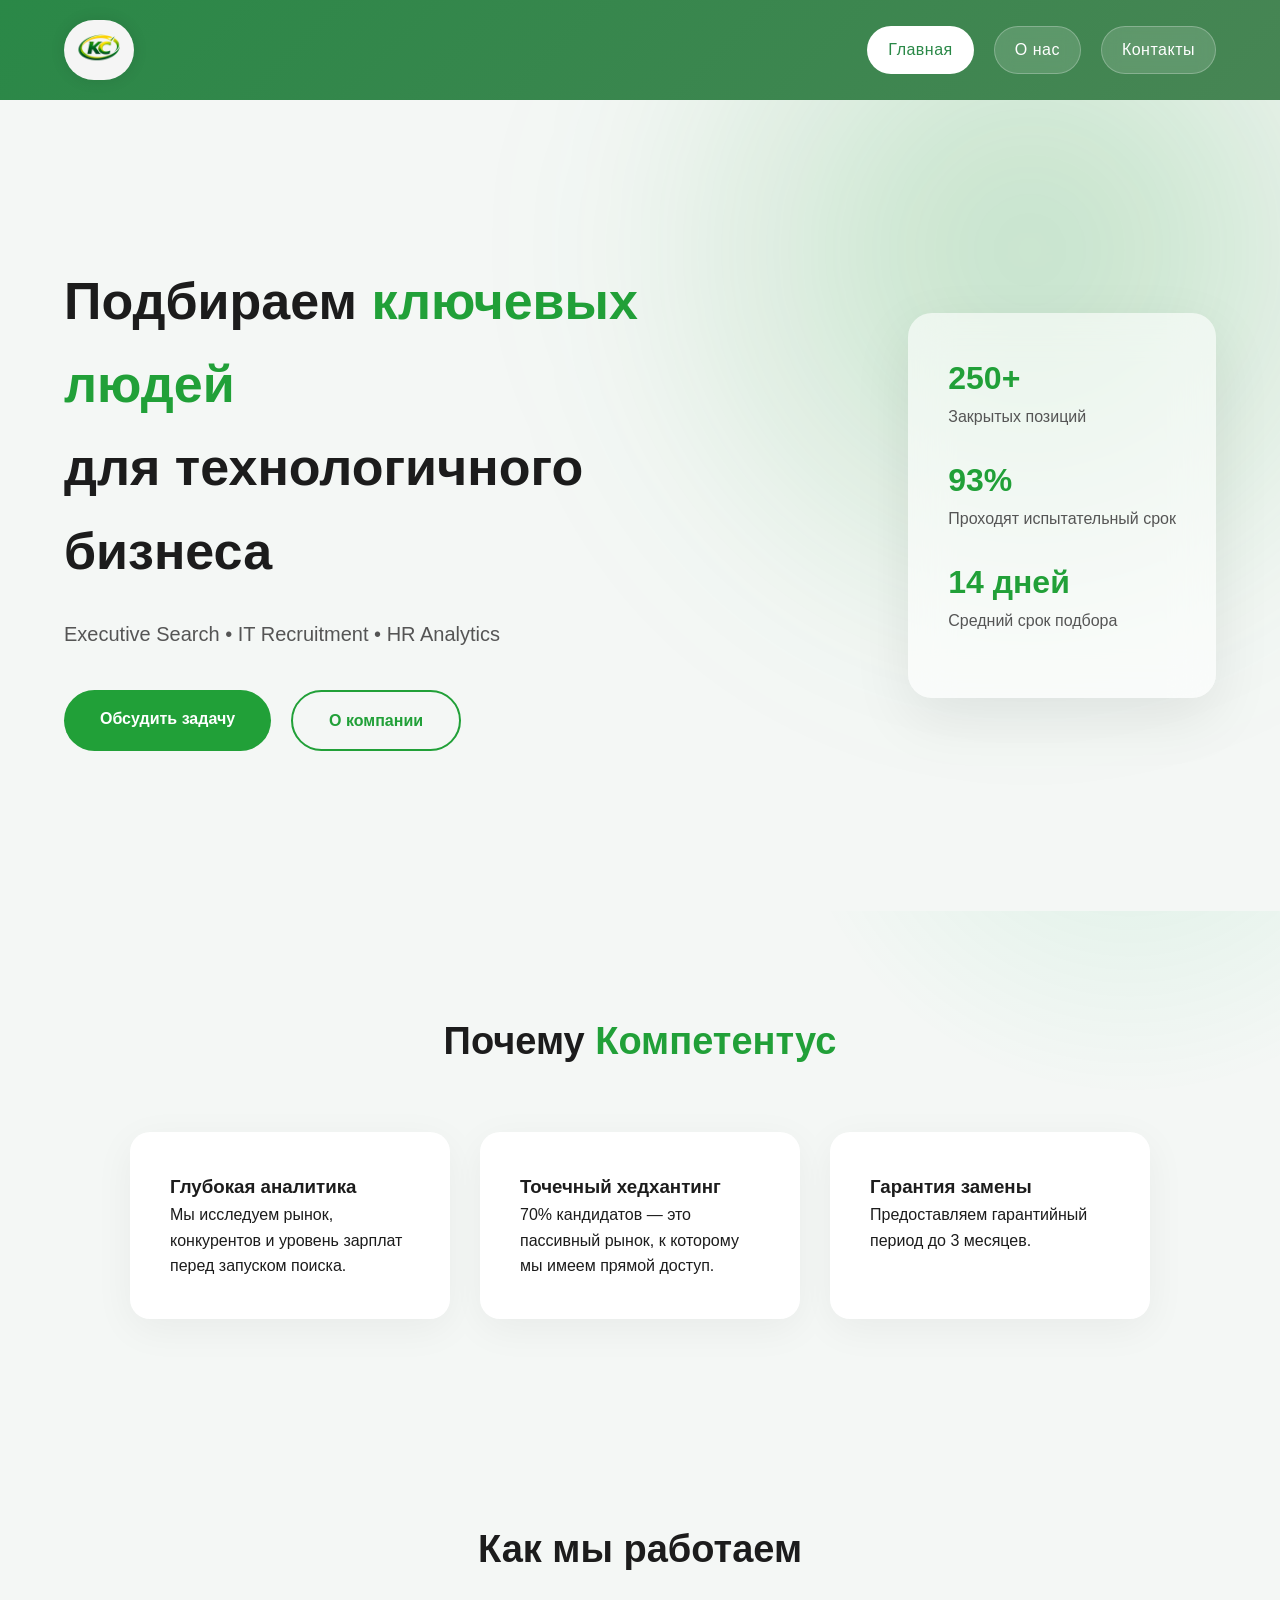
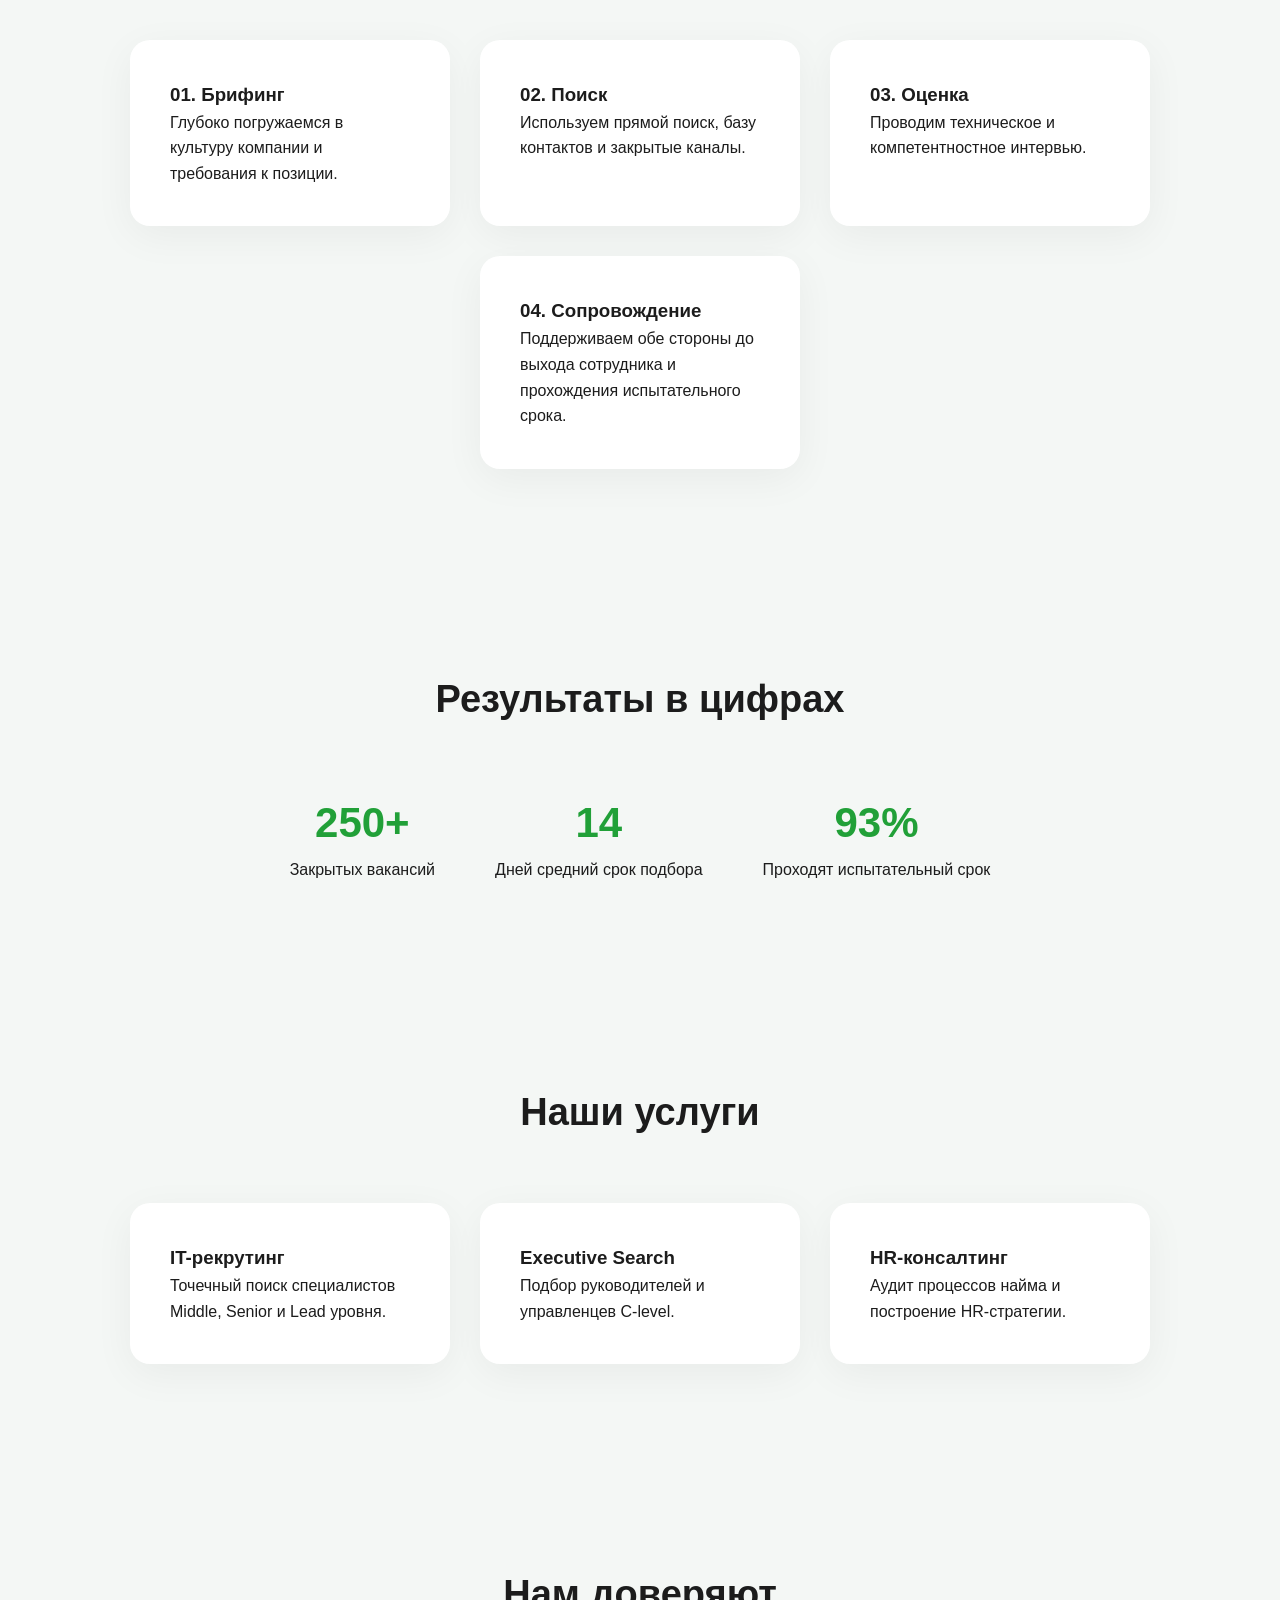
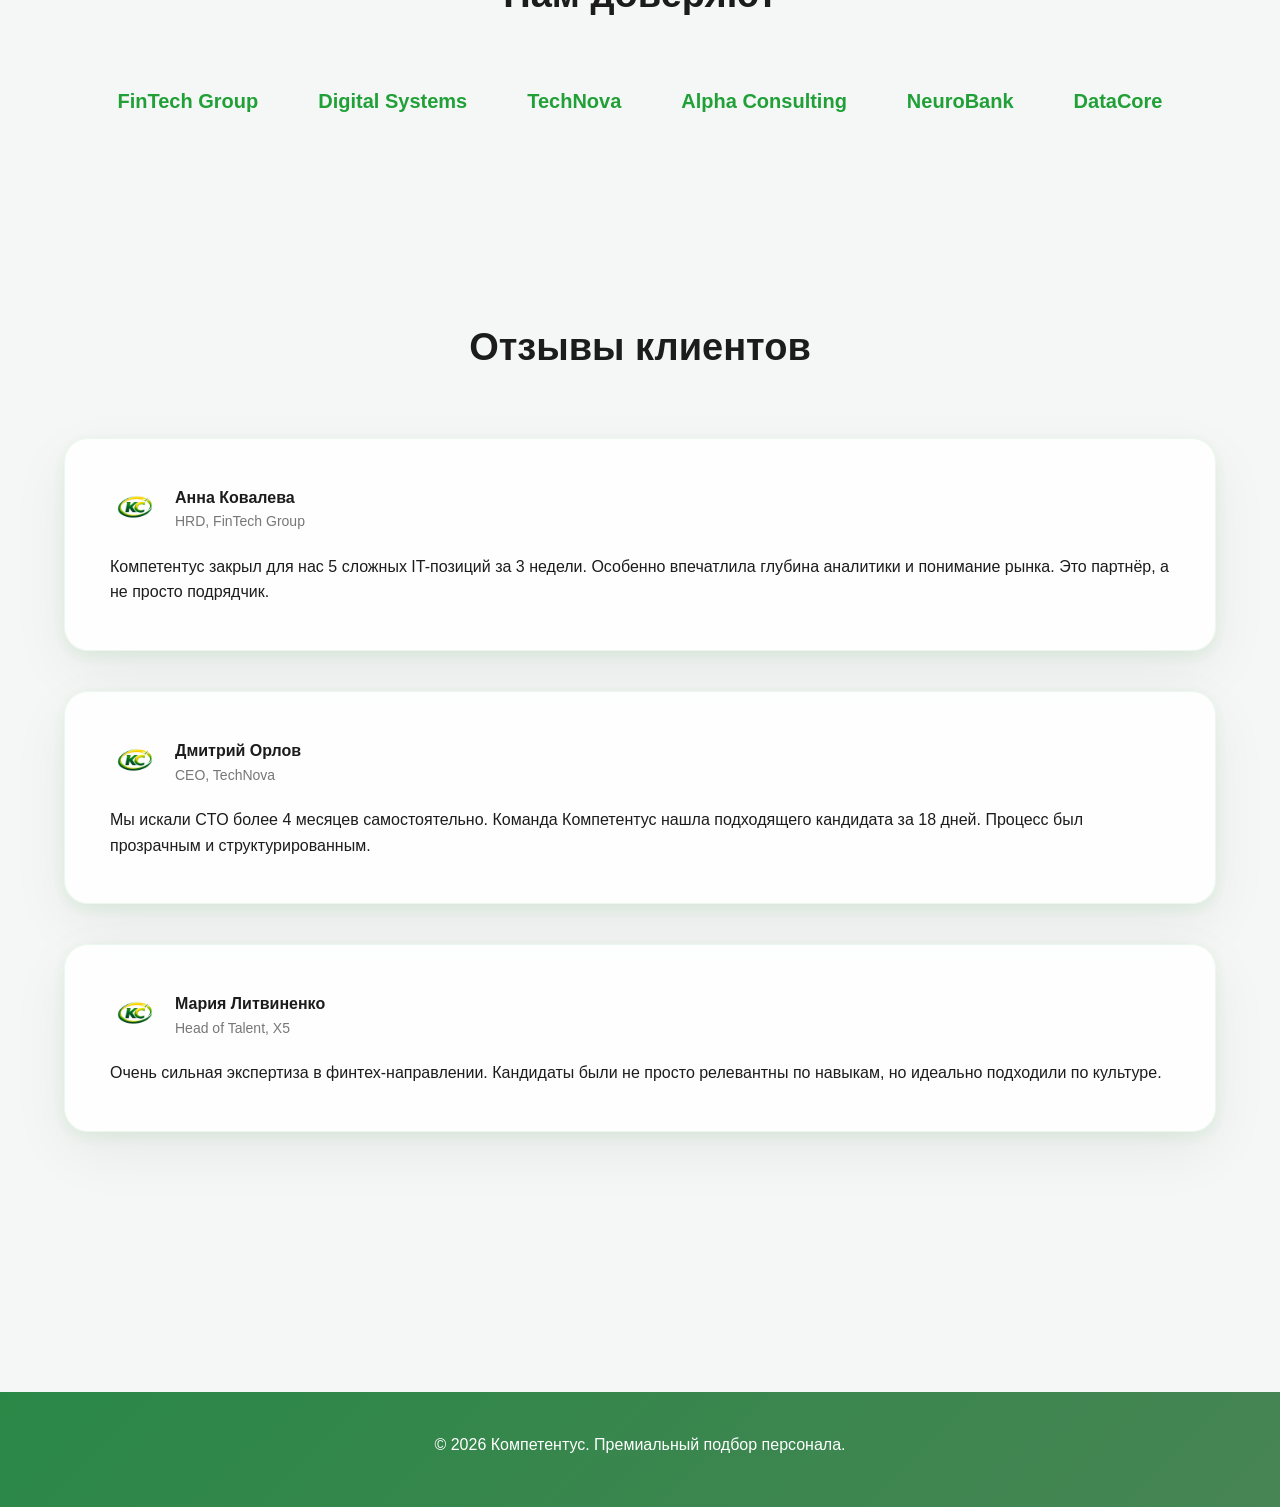
<file: index.html>
<!DOCTYPE html>
<html lang="ru">
<head>
    <meta charset="UTF-8">
    <meta name="viewport" content="width=device-width, initial-scale=1.0">
    <title>Компетентус — Премиальный подбор персонала</title>
    <link rel="stylesheet" href="style.css">
    <link rel="icon" type="image/png" href="assets/logo_2.png">
</head>
<body>

<header>
    <div class="container nav">
        <div class="logo-wrapper">
            <img src="assets/logo.png">
        </div>

        <div class="burger" id="burger">
            ☰
        </div>

        <ul id="nav-menu">
            <li><a href="index.html" class="active">Главная</a></li>
            <li><a href="about.html">О нас</a></li>
            <li><a href="contact.html">Контакты</a></li>
        </ul>
    </div>
</header>


<section class="hero-modern">
    <div class="hero-bg"></div>

    <div class="container hero-content">
        <div class="hero-text">
            <h1>
                Подбираем <span class="highlight">ключевых людей</span><br>
                для технологичного бизнеса
            </h1>
            <p>
                Executive Search • IT Recruitment • HR Analytics
            </p>

            <div class="hero-buttons">
                <a href="contact.html" class="btn-primary">Обсудить задачу</a>
                <a href="about.html" class="btn-outline">О компании</a>
            </div>
        </div>

        <div class="hero-card">
            <div class="metric">
                <span>250+</span>
                Закрытых позиций
            </div>
            <div class="metric">
                <span>93%</span>
                Проходят испытательный срок
            </div>
            <div class="metric">
                <span>14 дней</span>
                Средний срок подбора
            </div>
        </div>
    </div>
</section>

<section>
    <div class="container">
        <h2>Почему <span class="highlight">Компетентус</span></h2>
        <div class="cards">
            <div class="card">
                <h3>Глубокая аналитика</h3>
                <p>Мы исследуем рынок, конкурентов и уровень зарплат перед запуском поиска.</p>
            </div>
            <div class="card">
                <h3>Точечный хедхантинг</h3>
                <p>70% кандидатов — это пассивный рынок, к которому мы имеем прямой доступ.</p>
            </div>
            <div class="card">
                <h3>Гарантия замены</h3>
                <p>Предоставляем гарантийный период до 3 месяцев.</p>
            </div>
        </div>
    </div>
</section>

<section>
    <div class="container">
        <h2>Как мы работаем</h2>
        <div class="cards">
            <div class="card">
                <h3>01. Брифинг</h3>
                <p>Глубоко погружаемся в культуру компании и требования к позиции.</p>
            </div>
            <div class="card">
                <h3>02. Поиск</h3>
                <p>Используем прямой поиск, базу контактов и закрытые каналы.</p>
            </div>
            <div class="card">
                <h3>03. Оценка</h3>
                <p>Проводим техническое и компетентностное интервью.</p>
            </div>
            <div class="card">
                <h3>04. Сопровождение</h3>
                <p>Поддерживаем обе стороны до выхода сотрудника и прохождения испытательного срока.</p>
            </div>
        </div>
    </div>
</section>

<section>
    <div class="container">
        <h2>Результаты в цифрах</h2>
        <div class="stats">
            <div class="stat">
                <h3>250+</h3>
                <p>Закрытых вакансий</p>
            </div>
            <div class="stat">
                <h3>14</h3>
                <p>Дней средний срок подбора</p>
            </div>
            <div class="stat">
                <h3>93%</h3>
                <p>Проходят испытательный срок</p>
            </div>
        </div>
    </div>
</section>

<section>
    <div class="container">
        <h2>Наши услуги</h2>
        <div class="cards">
            <div class="card">
                <h3>IT-рекрутинг</h3>
                <p>Точечный поиск специалистов Middle, Senior и Lead уровня.</p>
            </div>
            <div class="card">
                <h3>Executive Search</h3>
                <p>Подбор руководителей и управленцев C-level.</p>
            </div>
            <div class="card">
                <h3>HR-консалтинг</h3>
                <p>Аудит процессов найма и построение HR-стратегии.</p>
            </div>
        </div>
    </div>
</section>
<section>
    <div class="container">
        <h2>Нам доверяют</h2>
        <div class="partners">
            <div>FinTech Group</div>
            <div>Digital Systems</div>
            <div>TechNova</div>
            <div>Alpha Consulting</div>
            <div>NeuroBank</div>
            <div>DataCore</div>
        </div>
    </div>
</section>


<section>
    <div class="container">
        <h2>Отзывы клиентов</h2>

        <div class="review">
            <div class="review-header">
                <img src="assets/logo.png" height="50">
                <div>
                    <div class="review-name">Анна Ковалева</div>
                    <div class="review-position">HRD, FinTech Group</div>
                </div>
            </div>
            <p>
                Компетентус закрыл для нас 5 сложных IT-позиций за 3 недели.
                Особенно впечатлила глубина аналитики и понимание рынка.
                Это партнёр, а не просто подрядчик.
            </p>
        </div>

        <div class="review">
            <div class="review-header">
                <img src="assets/logo.png" height="50">
                <div>
                    <div class="review-name">Дмитрий Орлов</div>
                    <div class="review-position">CEO, TechNova</div>
                </div>
            </div>
            <p>
                Мы искали CTO более 4 месяцев самостоятельно.
                Команда Компетентус нашла подходящего кандидата за 18 дней.
                Процесс был прозрачным и структурированным.
            </p>
        </div>

        <div class="review">
            <div class="review-header">
                <img src="assets/logo.png" height="50">
                <div>
                    <div class="review-name">Мария Литвиненко</div>
                    <div class="review-position">Head of Talent, X5</div>
                </div>
            </div>
            <p>
                Очень сильная экспертиза в финтех-направлении.
                Кандидаты были не просто релевантны по навыкам,
                но идеально подходили по культуре.
            </p>
        </div>

    </div>
</section>

<footer class="footer-modern">
    © 2026 Компетентус. Премиальный подбор персонала.
</footer>

<script src="script.js"></script>
</body>
</html>
</file>
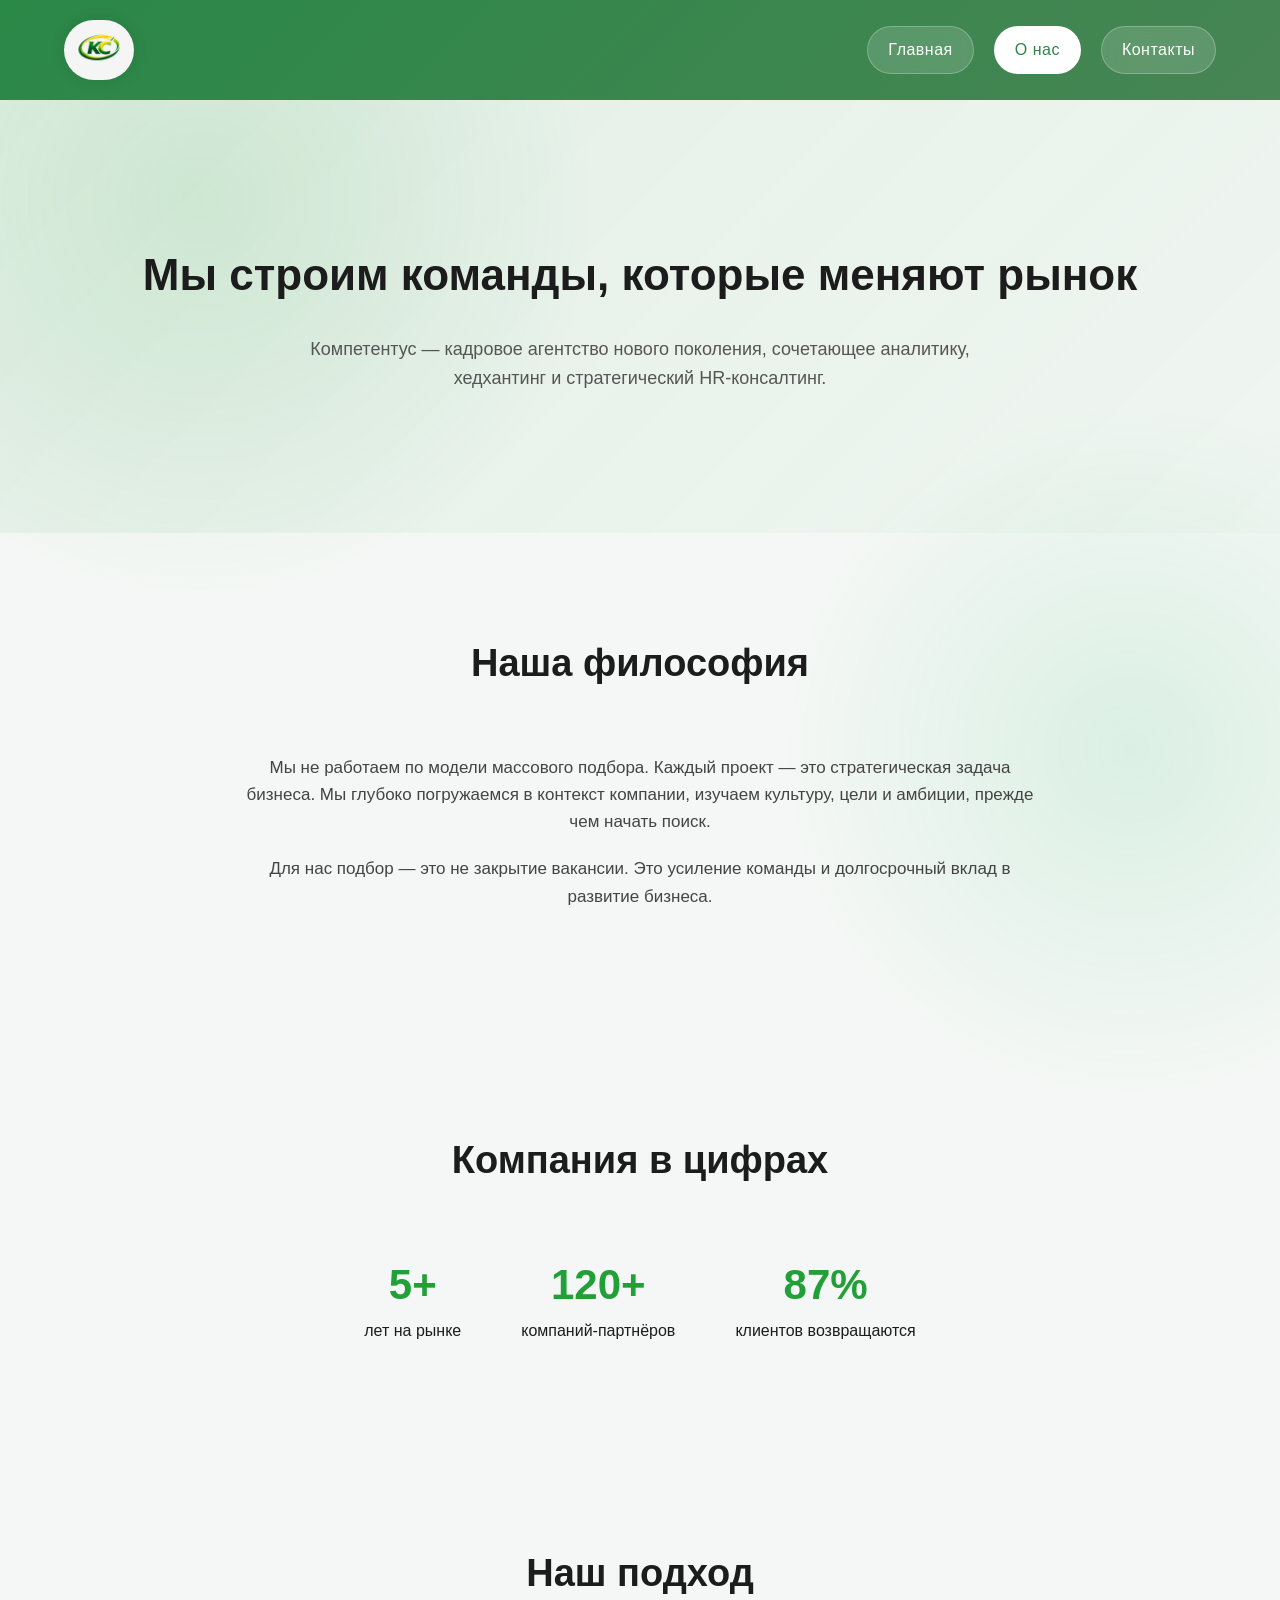
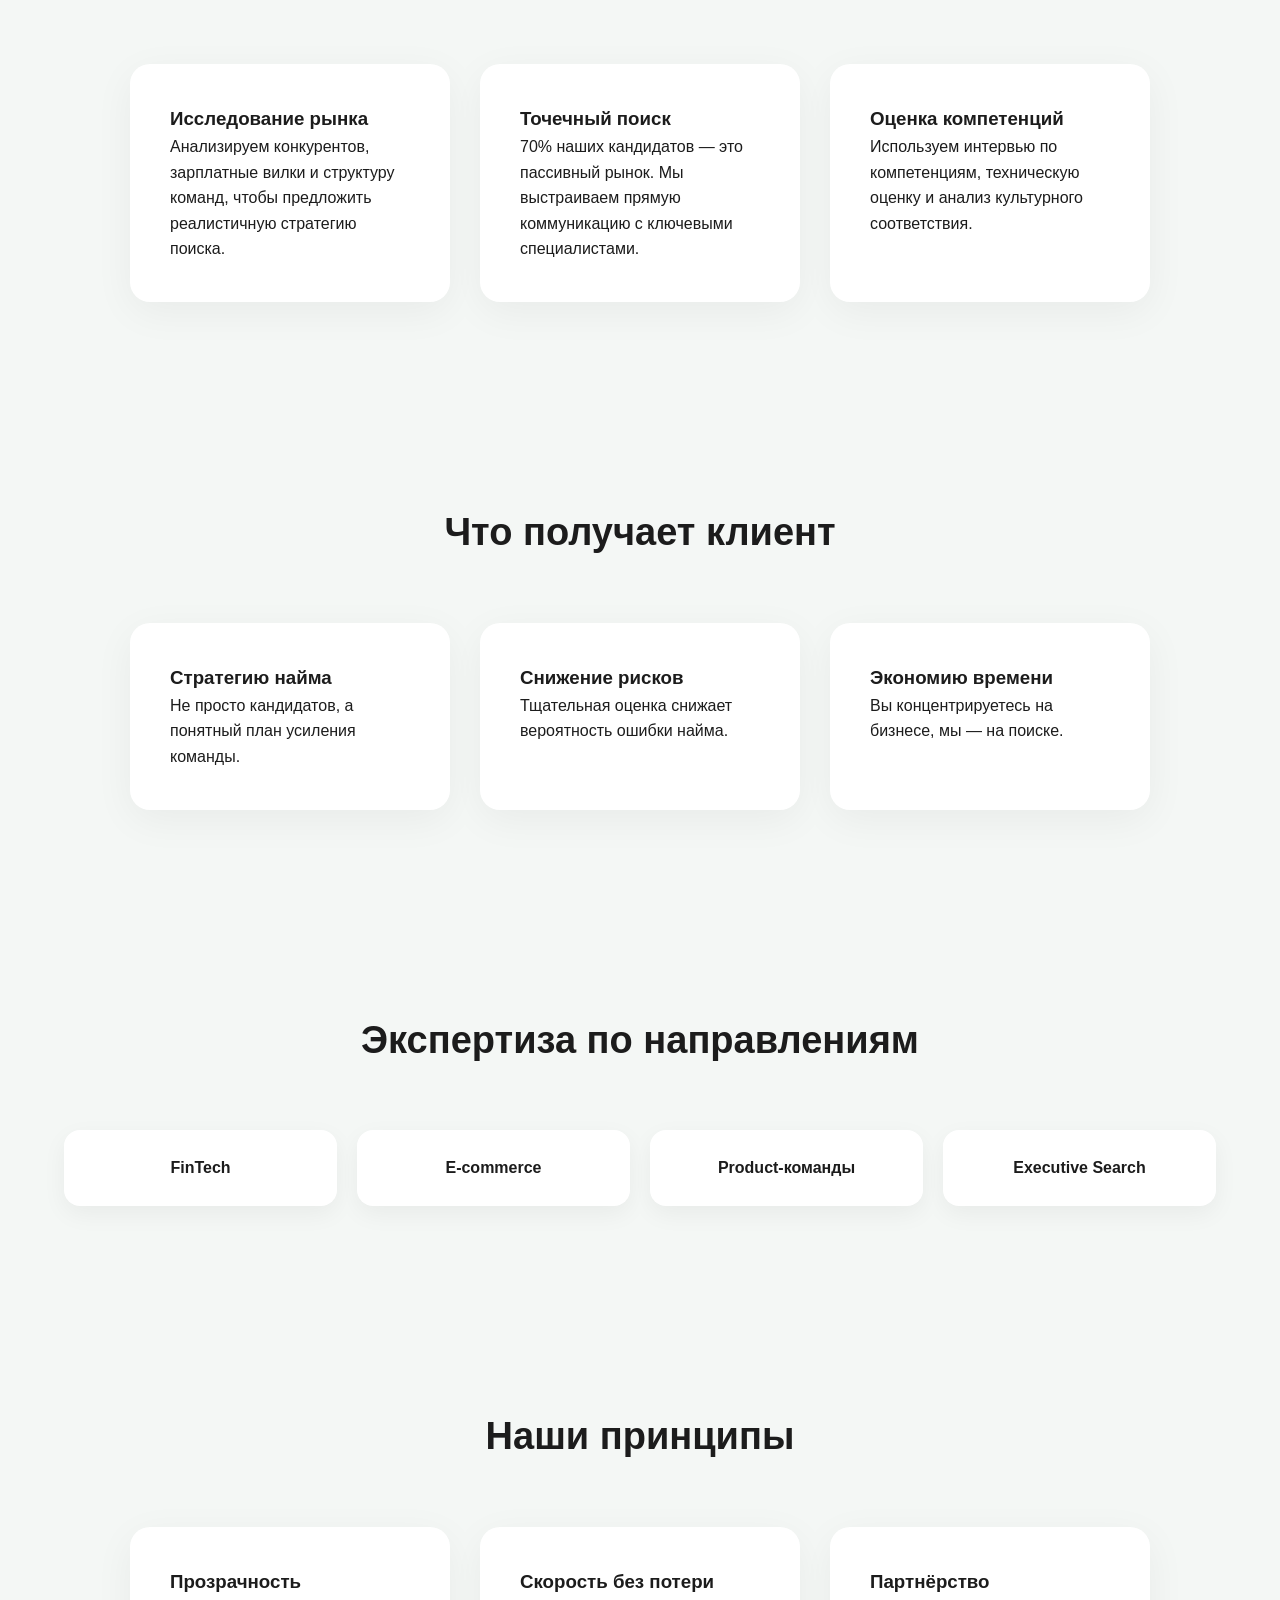
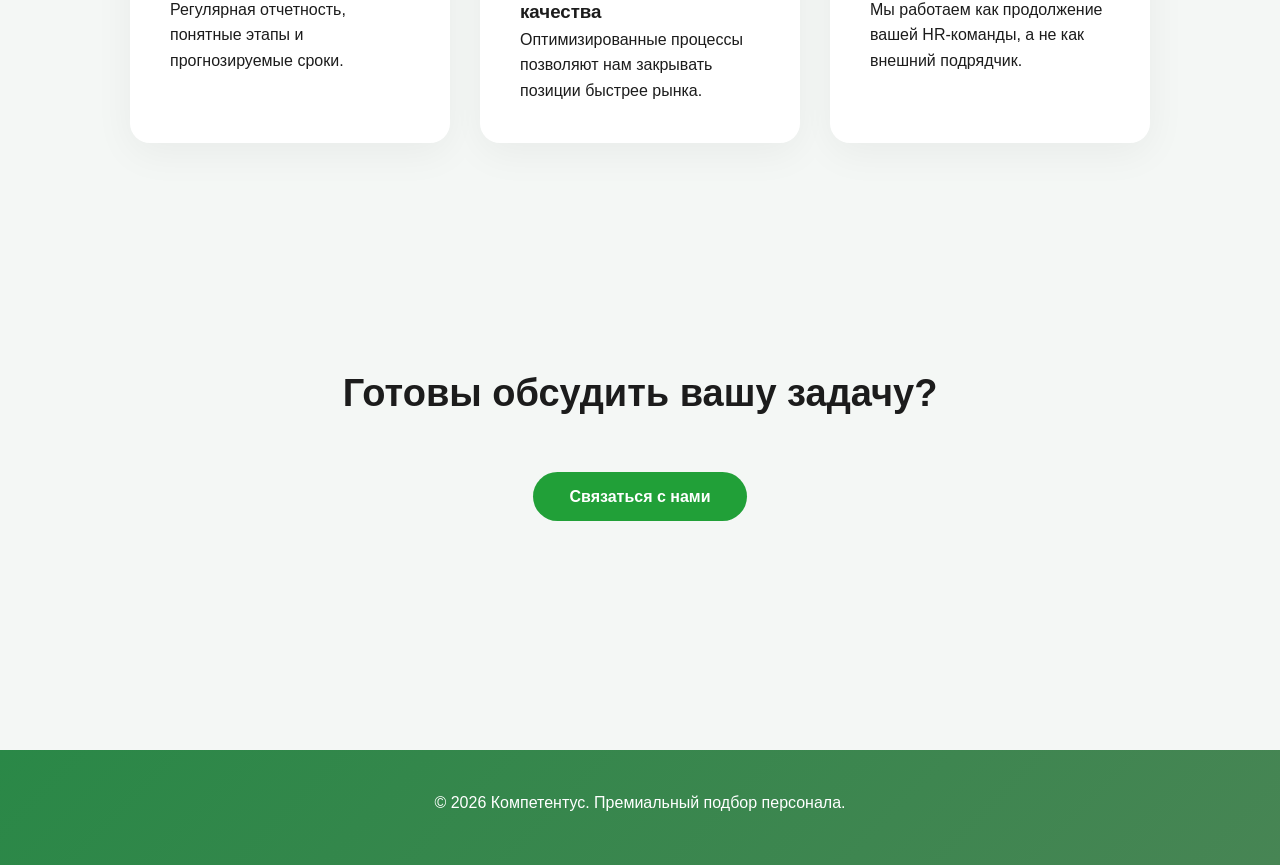
<file: about.html>
<!DOCTYPE html>
<html lang="ru">
<head>
    <meta charset="UTF-8">
    <meta name="viewport" content="width=device-width, initial-scale=1.0">
    <title>О компании — Компетентус</title>
    <link rel="stylesheet" href="style.css">
    <link rel="icon" type="image/png" href="assets/logo_2.png">
</head>
<body>
<header>
    <div class="container nav">
        <div class="logo-wrapper">
            <img src="assets/logo.png">
        </div>

        <div class="burger" id="burger">
            ☰
        </div>

        <ul id="nav-menu">
            <li><a href="index.html">Главная</a></li>
            <li><a href="about.html" class="active">О нас</a></li>
            <li><a href="contact.html">Контакты</a></li>
        </ul>
    </div>
</header>


<section class="about-hero">
    <div class="container">
        <h1>Мы строим команды, которые меняют рынок</h1>
        <p>
            Компетентус — кадровое агентство нового поколения,
            сочетающее аналитику, хедхантинг и стратегический HR-консалтинг.
        </p>
    </div>
</section>

<section>
    <div class="container about-text-block">
        <h2>Наша философия</h2>
        <p>
            Мы не работаем по модели массового подбора.
            Каждый проект — это стратегическая задача бизнеса.
            Мы глубоко погружаемся в контекст компании,
            изучаем культуру, цели и амбиции, прежде чем начать поиск.
        </p>
        <p>
            Для нас подбор — это не закрытие вакансии.
            Это усиление команды и долгосрочный вклад в развитие бизнеса.
        </p>
    </div>
</section>
<section>
    <div class="container">
        <h2>Компания в цифрах</h2>
        <div class="stats">
            <div class="stat">
                <h3>5+</h3>
                <p>лет на рынке</p>
            </div>
            <div class="stat">
                <h3>120+</h3>
                <p>компаний-партнёров</p>
            </div>
            <div class="stat">
                <h3>87%</h3>
                <p>клиентов возвращаются</p>
            </div>
        </div>
    </div>
</section>

<section>
    <div class="container">
        <h2>Наш подход</h2>
        <div class="cards">
            <div class="card">
                <h3>Исследование рынка</h3>
                <p>
                    Анализируем конкурентов, зарплатные вилки и структуру команд,
                    чтобы предложить реалистичную стратегию поиска.
                </p>
            </div>
            <div class="card">
                <h3>Точечный поиск</h3>
                <p>
                    70% наших кандидатов — это пассивный рынок.
                    Мы выстраиваем прямую коммуникацию с ключевыми специалистами.
                </p>
            </div>
            <div class="card">
                <h3>Оценка компетенций</h3>
                <p>
                    Используем интервью по компетенциям,
                    техническую оценку и анализ культурного соответствия.
                </p>
            </div>
        </div>
    </div>
</section>
<section>
    <div class="container">
        <h2>Что получает клиент</h2>
        <div class="cards">
            <div class="card">
                <h3>Стратегию найма</h3>
                <p>Не просто кандидатов, а понятный план усиления команды.</p>
            </div>
            <div class="card">
                <h3>Снижение рисков</h3>
                <p>Тщательная оценка снижает вероятность ошибки найма.</p>
            </div>
            <div class="card">
                <h3>Экономию времени</h3>
                <p>Вы концентрируетесь на бизнесе, мы — на поиске.</p>
            </div>
        </div>
    </div>
</section>

<section>
    <div class="container about-expertise">
        <h2>Экспертиза по направлениям</h2>
        <div class="expertise-grid">
            <div>FinTech</div>
            <div>E-commerce</div>
            <div>Product-команды</div>
            <div>Executive Search</div>
        </div>
    </div>
</section>

<section>
    <div class="container about-values">
        <h2>Наши принципы</h2>
        <div class="cards">
            <div class="card">
                <h3>Прозрачность</h3>
                <p>
                    Регулярная отчетность, понятные этапы и прогнозируемые сроки.
                </p>
            </div>
            <div class="card">
                <h3>Скорость без потери качества</h3>
                <p>
                    Оптимизированные процессы позволяют нам закрывать позиции
                    быстрее рынка.
                </p>
            </div>
            <div class="card">
                <h3>Партнёрство</h3>
                <p>
                    Мы работаем как продолжение вашей HR-команды,
                    а не как внешний подрядчик.
                </p>
            </div>
        </div>
    </div>
</section>

<section class="about-cta">
    <div class="container">
        <h2>Готовы обсудить вашу задачу?</h2>
        <a href="contact.html" class="btn-primary">Связаться с нами</a>
    </div>
</section>

<footer class="footer-modern">
    © 2026 Компетентус. Премиальный подбор персонала.
</footer>
<script src="script.js"></script>
</body>
</html>
</file>
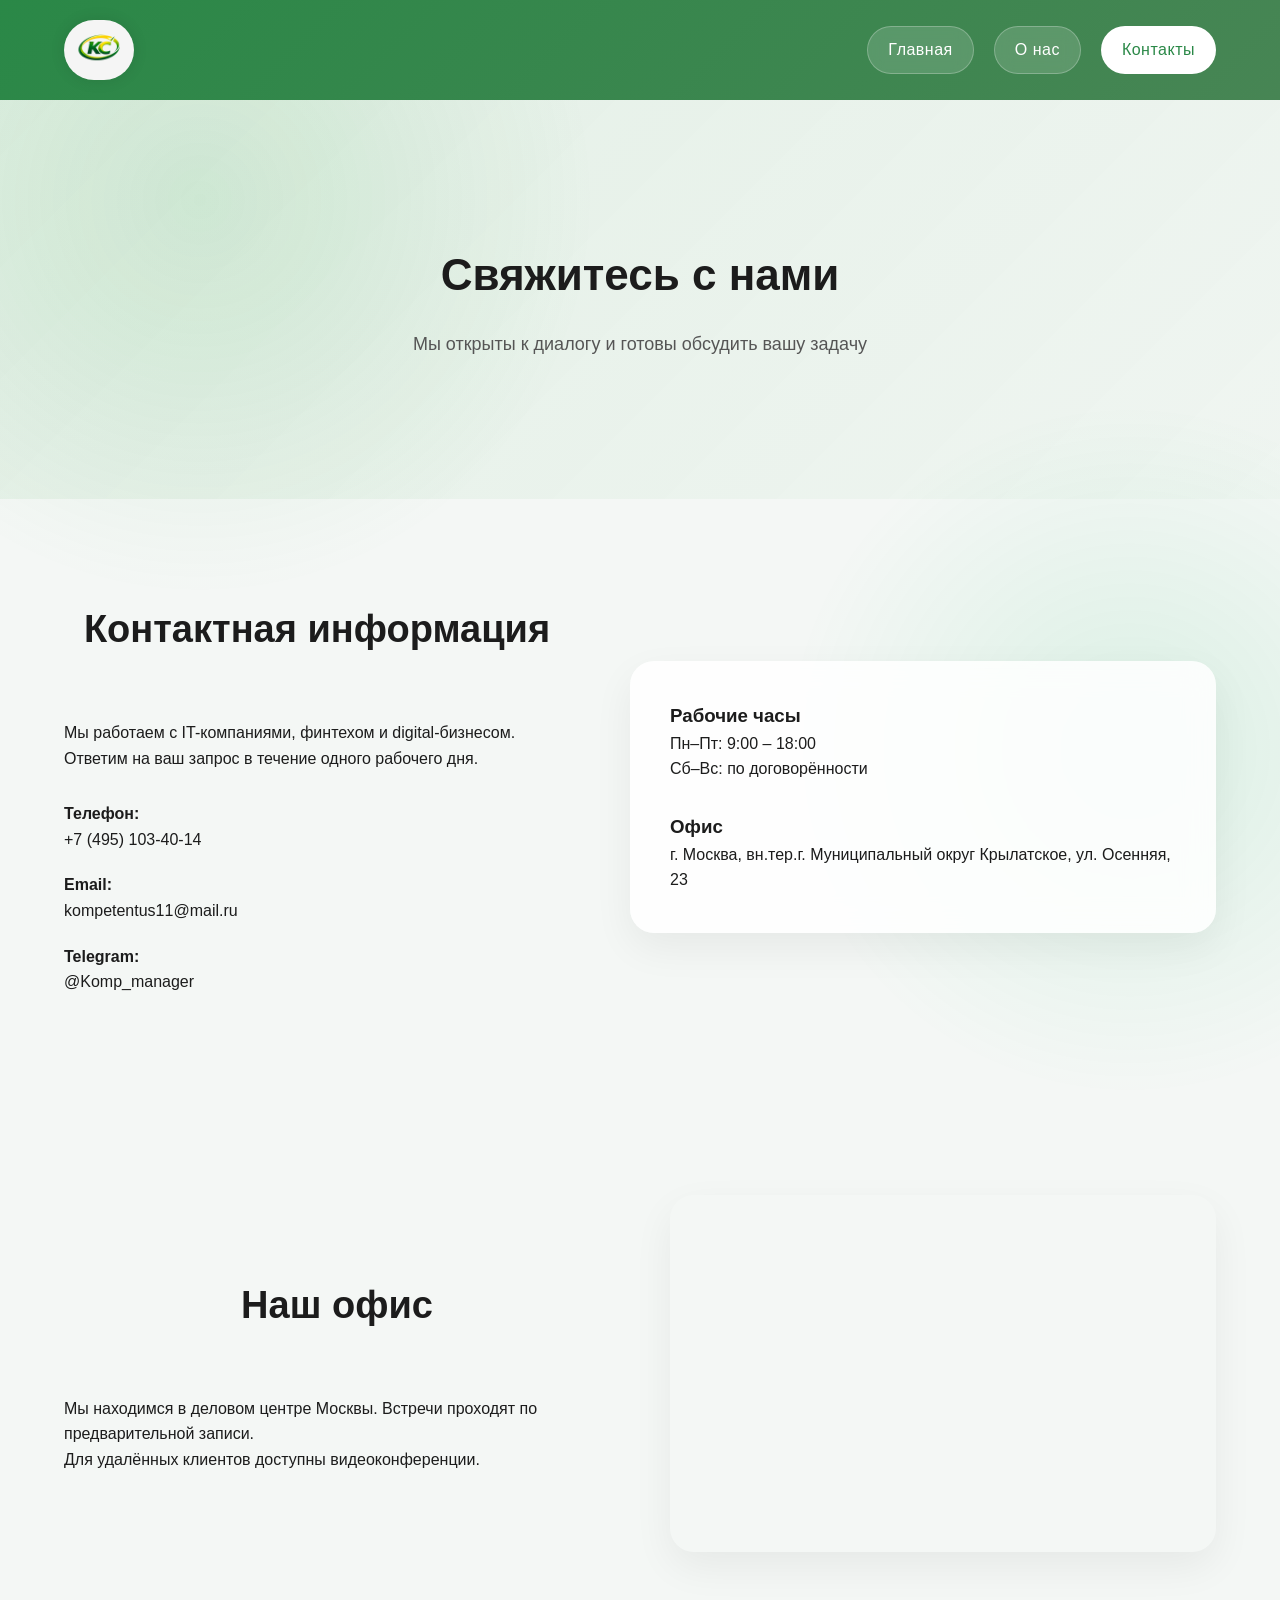
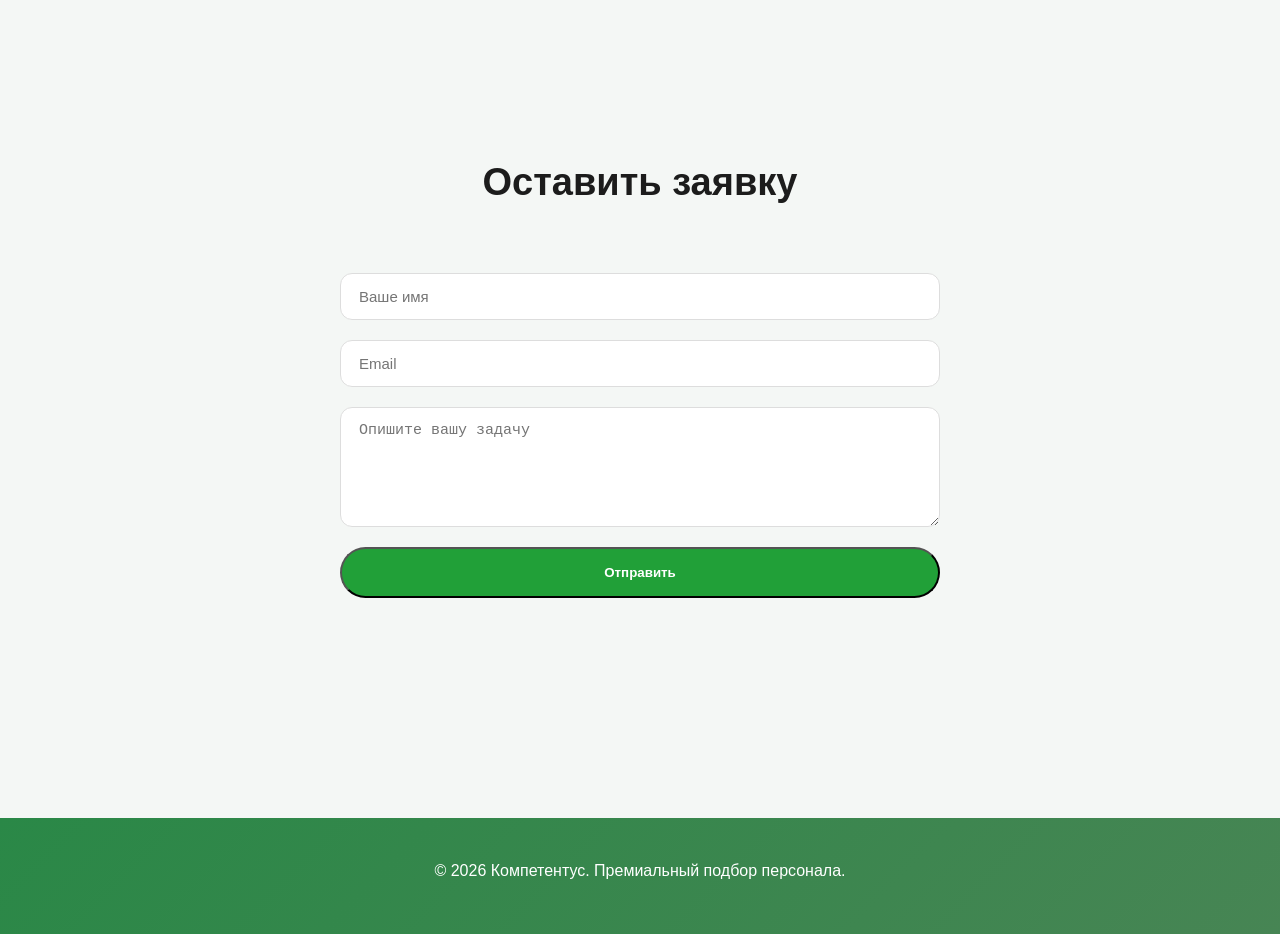
<file: contact.html>
<!DOCTYPE html>
<html lang="ru">
<head>
    <meta charset="UTF-8">
    <meta name="viewport" content="width=device-width, initial-scale=1.0">
    <title>Контакты — Компетентус</title>
    <link rel="stylesheet" href="style.css">
    <link rel="icon" type="image/png" href="assets/logo_2.png">
</head>
<body>

<header>
    <div class="container nav">
        <div class="logo-wrapper">
            <img src="assets/logo.png">
        </div>

        <div class="burger" id="burger">
            ☰
        </div>

        <ul id="nav-menu">
            <li><a href="index.html">Главная</a></li>
            <li><a href="about.html">О нас</a></li>
            <li><a href="contact.html" class="active">Контакты</a></li>
        </ul>
    </div>
</header>

<!-- HERO -->
<section class="contact-hero">
    <div class="container">
        <h1>Свяжитесь с нами</h1>
        <p>Мы открыты к диалогу и готовы обсудить вашу задачу</p>
    </div>
</section>

<!-- БЛОК 1 -->
<section>
    <div class="container contact-row">
        <div class="contact-text">
            <h2>Контактная информация</h2>
            <p>
                Мы работаем с IT-компаниями, финтехом и digital-бизнесом.
                Ответим на ваш запрос в течение одного рабочего дня.
            </p>

            <div class="contact-info">
                <div>
                    <strong>Телефон:</strong><br>
                    +7 (495) 103-40-14
                </div>
                <div>
                    <strong>Email:</strong><br>
                    kompetentus11@mail.ru
                </div>
                <div>
                    <strong>Telegram:</strong><br>
                    @Komp_manager
                </div>
            </div>
        </div>

        <div class="contact-card">
            <h3>Рабочие часы</h3>
            <p>Пн–Пт: 9:00 – 18:00</p>
            <p>Сб–Вс: по договорённости</p>

            <h3 style="margin-top:30px;">Офис</h3>
            <p>г. Москва, вн.тер.г. Муниципальный округ Крылатское, ул. Осенняя, 23</p>
        </div>
    </div>
</section>

<!-- БЛОК 2 (КАРТА) -->
<section>
    <div class="container contact-row reverse">
        <div class="contact-map">
            <iframe
                    src="https://yandex.ru/map-widget/v1/?ll=37.405463%2C55.756586&z=17&pt=37.405463%2C55.756586%2Cpm2rdl&text=%D0%9C%D0%BE%D1%81%D0%BA%D0%B2%D0%B0%2C%20%D1%83%D0%BB%D0%B8%D1%86%D0%B0%20%D0%9E%D1%81%D0%B5%D0%BD%D0%BD%D1%8F%D1%8F%2C%2023"
                    width="100%"
                    height="350"
                    frameborder="0"
                    allowfullscreen="true">
            </iframe>
        </div>

        <div class="contact-text">
            <h2>Наш офис</h2>
            <p>
                Мы находимся в деловом центре Москвы.
                Встречи проходят по предварительной записи.
            </p>
            <p>
                Для удалённых клиентов доступны видеоконференции.
            </p>
        </div>
    </div>
</section>

<!-- ФОРМА -->
<section>
    <div class="container">
        <h2 style="text-align:center;">Оставить заявку</h2>

        <div class="contact-form">
            <input type="text" placeholder="Ваше имя">
            <input type="email" placeholder="Email">
            <textarea placeholder="Опишите вашу задачу"></textarea>
            <button class="btn-primary">Отправить</button>
        </div>
    </div>
</section>

<footer class="footer-modern">
    © 2026 Компетентус. Премиальный подбор персонала.
</footer>
<script src="script.js"></script>
</body>
</html>
</file>
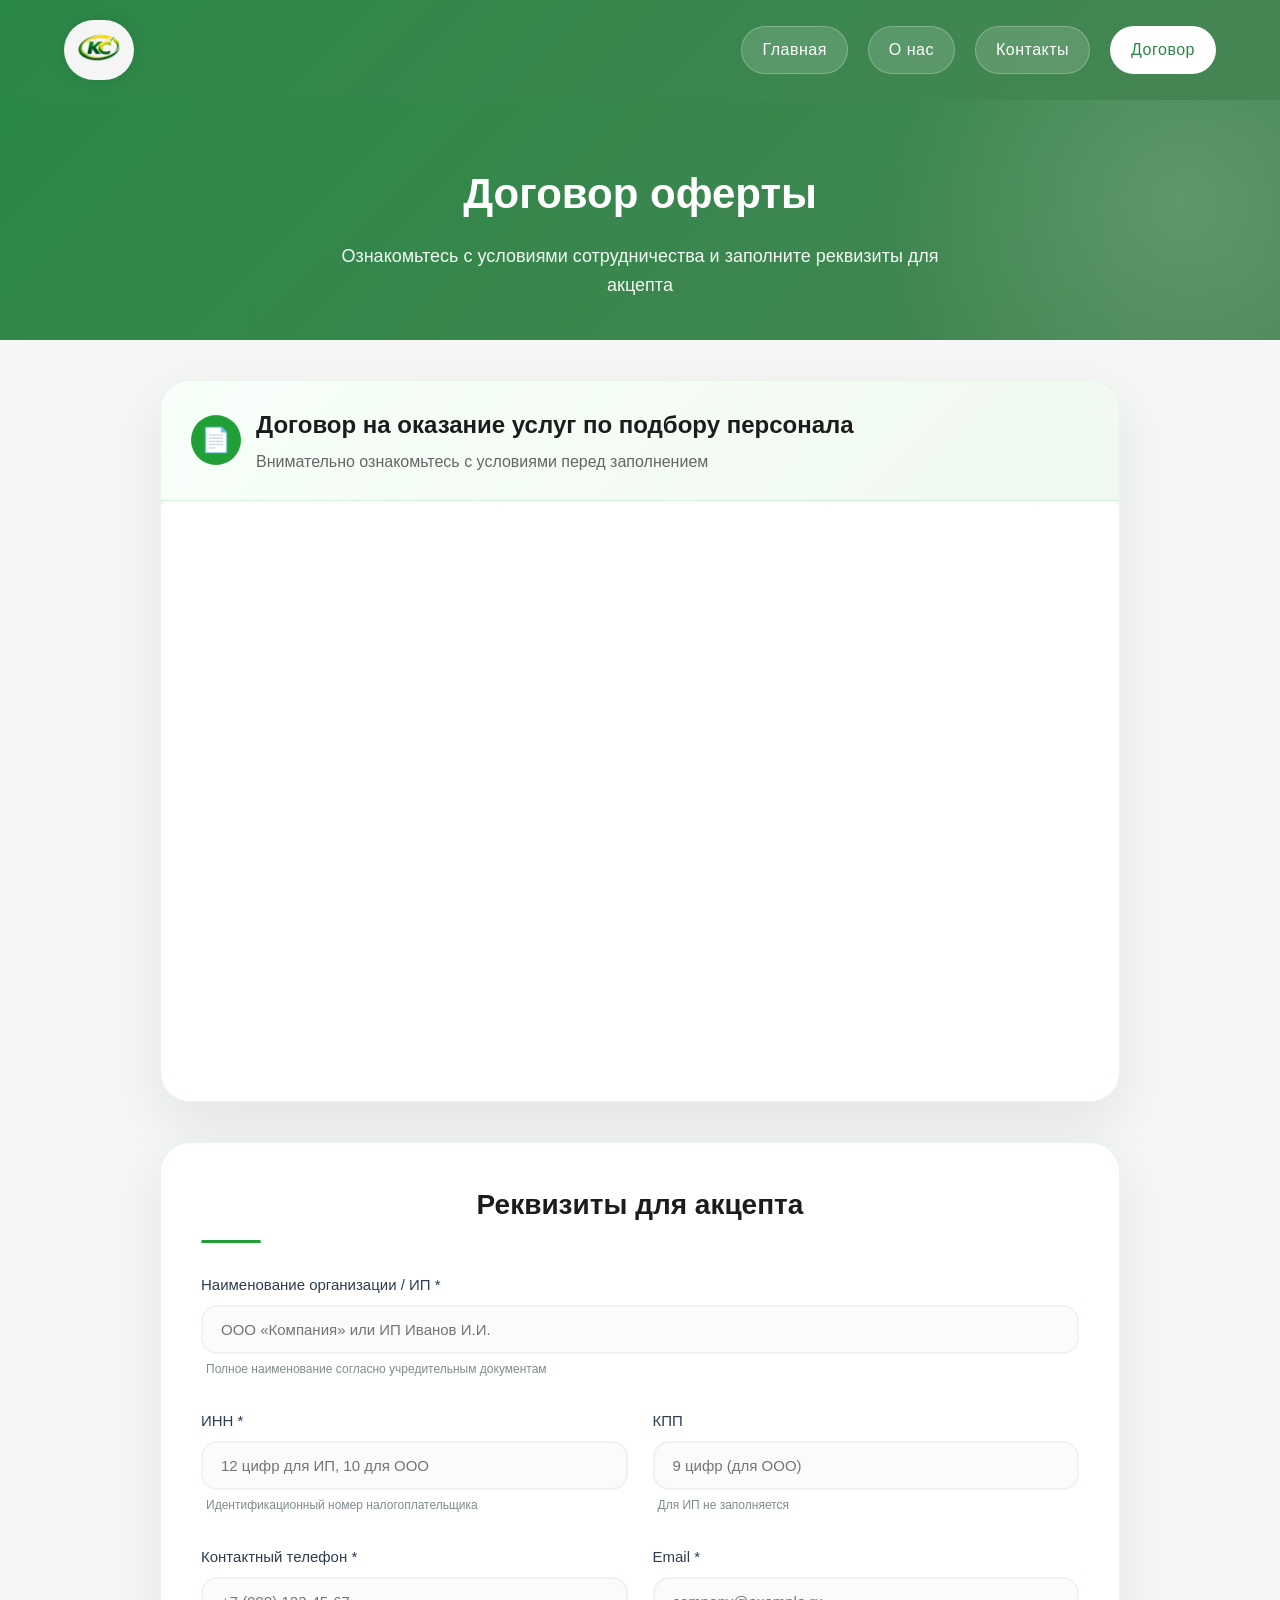
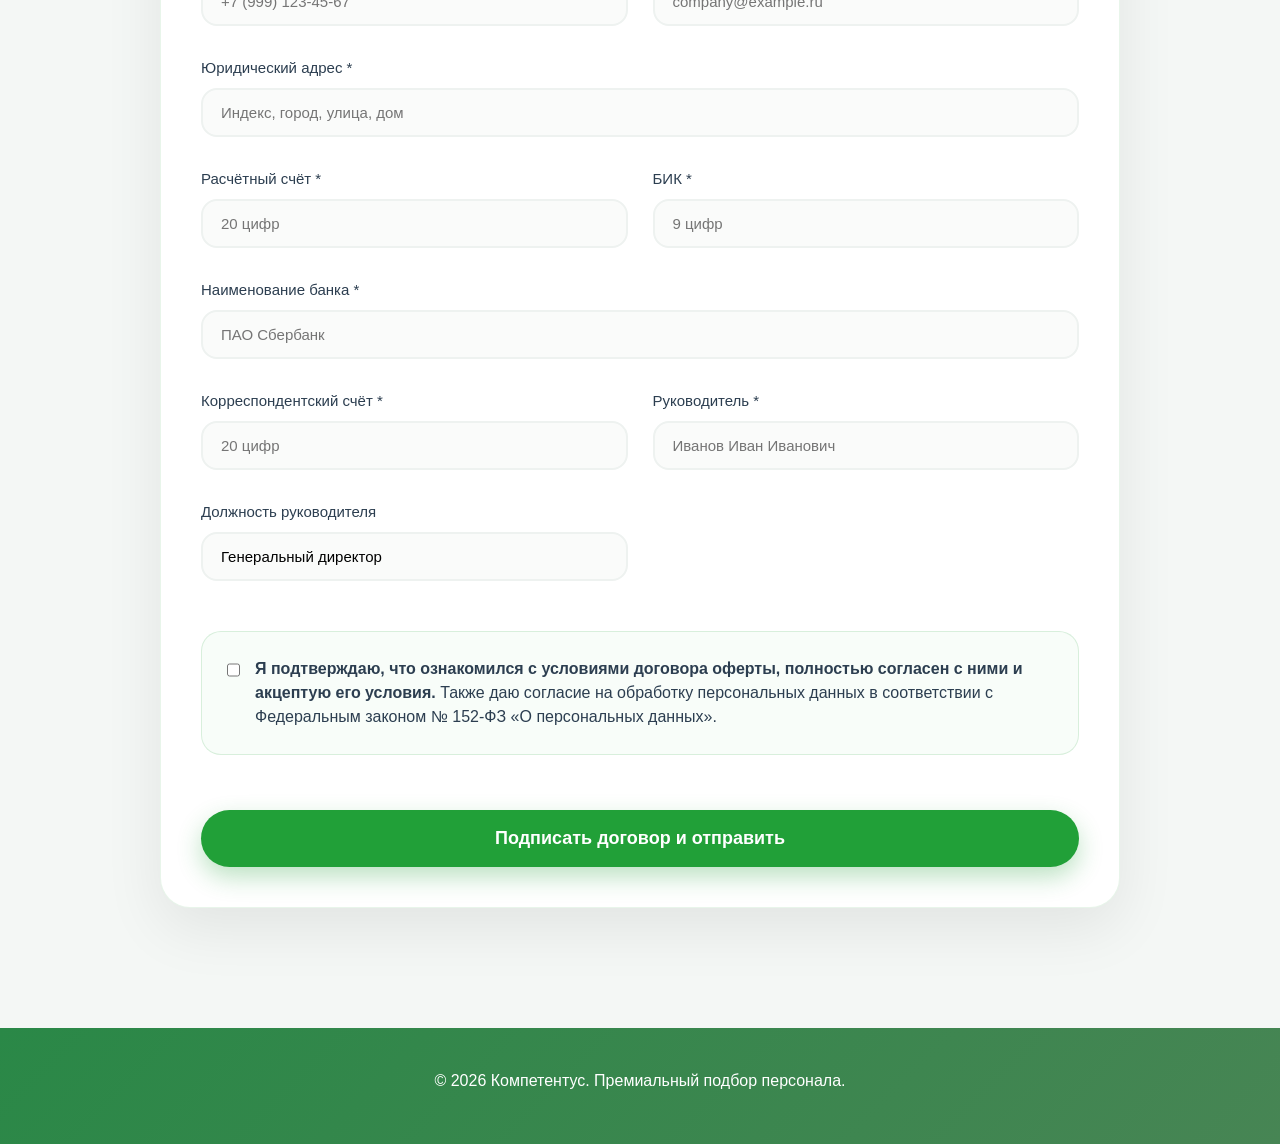
<file: dogovor.html>
<!DOCTYPE html>
<html lang="ru">
<head>
    <meta charset="UTF-8">
    <meta name="viewport" content="width=device-width, initial-scale=1.0">
    <title>Компетентус — Договор оферты</title>
    <link rel="stylesheet" href="style.css">
    <link rel="icon" type="image/png" href="assets/logo_2.png">
    <style>
        /* Специфичные стили только для страницы договора */
        .contract-page {
            background: #F4F7F5;
            min-height: 100vh;
        }

        .contract-hero {
            background: linear-gradient(135deg, #2a8847, #478554);
            padding: 60px 0 40px;
            color: white;
            text-align: center;
            position: relative;
            overflow: hidden;
        }

        .contract-hero::before {
            content: "";
            position: absolute;
            width: 600px;
            height: 600px;
            background: radial-gradient(circle, rgba(255,255,255,0.15) 0%, rgba(255,255,255,0) 70%);
            top: -200px;
            right: -200px;
            border-radius: 50%;
        }

        .contract-hero h1 {
            font-size: 42px;
            margin-bottom: 15px;
            position: relative;
            z-index: 2;
        }

        .contract-hero p {
            font-size: 18px;
            opacity: 0.95;
            max-width: 600px;
            margin: 0 auto;
            position: relative;
            z-index: 2;
        }

        .contract-container {
            max-width: 1000px;
            margin: 40px auto 80px;
            padding: 0 20px;
        }

        /* Карточка с PDF */
        .contract-card {
            background: white;
            border-radius: 30px;
            box-shadow: 0 20px 60px rgba(0,0,0,0.08);
            overflow: hidden;
            margin-bottom: 40px;
            border: 1px solid rgba(33,160,56,0.1);
        }

        .contract-card-header {
            padding: 25px 30px;
            background: linear-gradient(135deg, #f8fffa, #f0f9f0);
            border-bottom: 1px solid rgba(33,160,56,0.15);
            display: flex;
            align-items: center;
            gap: 15px;
        }

        .contract-card-header .icon {
            width: 50px;
            height: 50px;
            background: #21A038;
            border-radius: 50%;
            display: flex;
            align-items: center;
            justify-content: center;
            color: white;
            font-size: 24px;
        }

        .contract-card-header h2 {
            margin: 0;
            text-align: left;
            font-size: 24px;
            color: #1C1C1C;
        }

        .contract-card-header p {
            color: #666;
            margin-top: 5px;
        }

        .pdf-container {
            position: relative;
            width: 100%;
            height: 600px;
            background: #f5f5f5;
        }

        #pdfLoader {
            position: absolute;
            top: 0;
            left: 0;
            width: 100%;
            height: 100%;
            background: #f8f9fa;
            display: flex;
            flex-direction: column;
            justify-content: center;
            align-items: center;
            z-index: 10;
        }

        .loader {
            width: 50px;
            height: 50px;
            border: 4px solid rgba(33,160,56,0.2);
            border-top-color: #21A038;
            border-radius: 50%;
            animation: spin 1s linear infinite;
            margin-bottom: 20px;
        }

        @keyframes spin {
            to { transform: rotate(360deg); }
        }

        #pdfFrame {
            width: 100%;
            height: 100%;
            border: none;
            opacity: 0;
            transition: opacity 0.3s;
        }

        /* Форма для реквизитов */
        .form-card {
            background: white;
            border-radius: 30px;
            box-shadow: 0 20px 60px rgba(0,0,0,0.08);
            padding: 40px;
            border: 1px solid rgba(33,160,56,0.1);
        }

        .form-title {
            font-size: 28px;
            margin-bottom: 30px;
            color: #1C1C1C;
            position: relative;
            padding-bottom: 15px;
        }

        .form-title::after {
            content: "";
            position: absolute;
            bottom: 0;
            left: 0;
            width: 60px;
            height: 3px;
            background: #21A038;
            border-radius: 2px;
        }

        .form-grid {
            display: grid;
            grid-template-columns: repeat(2, 1fr);
            gap: 25px;
        }

        .form-group {
            margin-bottom: 5px;
        }

        .form-group.full-width {
            grid-column: span 2;
        }

        .form-group label {
            display: block;
            margin-bottom: 8px;
            font-weight: 500;
            color: #2c3e50;
            font-size: 15px;
        }

        .form-group input {
            width: 100%;
            padding: 14px 18px;
            border: 2px solid #eef2f0;
            border-radius: 16px;
            font-size: 15px;
            transition: all 0.3s;
            background: #fafbfa;
        }

        .form-group input:focus {
            border-color: #21A038;
            background: white;
            box-shadow: 0 0 0 4px rgba(33,160,56,0.1);
            outline: none;
        }

        .field-hint {
            font-size: 12px;
            color: #7f8c8d;
            margin-top: 6px;
            padding-left: 5px;
        }

        .checkbox-group {
            grid-column: span 2;
            background: #f8fdf9;
            padding: 25px;
            border-radius: 20px;
            margin: 20px 0 10px;
            display: flex;
            align-items: flex-start;
            gap: 15px;
            border: 1px solid rgba(33,160,56,0.15);
        }

        .checkbox-group input {
            width: 22px;
            height: 22px;
            margin-top: 2px;
            accent-color: #21A038;
        }

        .checkbox-group label {
            font-weight: 400;
            color: #2c3e50;
            line-height: 1.5;
            margin: 0;
        }

        .btn-contract {
            grid-column: span 2;
            background: #21A038;
            color: white;
            border: none;
            padding: 18px 30px;
            border-radius: 50px;
            font-size: 18px;
            font-weight: 600;
            cursor: pointer;
            transition: 0.3s;
            margin-top: 20px;
            box-shadow: 0 10px 25px rgba(33,160,56,0.3);
        }

        .btn-contract:hover {
            background: #0D7A2F;
            transform: translateY(-3px);
            box-shadow: 0 15px 30px rgba(33,160,56,0.4);
        }

        /* Уведомление об успехе */
        .success-message {
            position: fixed;
            top: 50%;
            left: 50%;
            transform: translate(-50%, -50%);
            background: white;
            padding: 40px;
            border-radius: 30px;
            box-shadow: 0 30px 60px rgba(0,0,0,0.2);
            z-index: 10000;
            text-align: center;
            max-width: 450px;
            animation: slideUp 0.4s ease;
            border: 1px solid rgba(33,160,56,0.2);
        }

        .success-icon {
            width: 70px;
            height: 70px;
            background: #21A038;
            border-radius: 50%;
            display: flex;
            align-items: center;
            justify-content: center;
            margin: 0 auto 25px;
            font-size: 35px;
            color: white;
        }

        .success-message h3 {
            font-size: 24px;
            margin-bottom: 15px;
            color: #1C1C1C;
        }

        .success-message p {
            color: #666;
            line-height: 1.6;
            margin-bottom: 25px;
        }

        .btn-close {
            background: #f0f0f0;
            border: none;
            padding: 12px 30px;
            border-radius: 50px;
            font-weight: 600;
            cursor: pointer;
            transition: 0.3s;
            color: #333;
        }

        .btn-close:hover {
            background: #e0e0e0;
        }

        @keyframes slideUp {
            from {
                opacity: 0;
                transform: translate(-50%, 0%);
            }
            to {
                opacity: 1;
                transform: translate(-50%, -50%);
            }
        }

        /* Адаптивность */
        @media (max-width: 768px) {
            .contract-hero h1 {
                font-size: 32px;
            }

            .contract-container {
                margin: 20px auto 60px;
            }

            .form-grid {
                grid-template-columns: 1fr;
            }

            .form-group.full-width,
            .checkbox-group,
            .btn-contract {
                grid-column: span 1;
            }

            .pdf-container {
                height: 450px;
            }

            .contract-card-header {
                flex-direction: column;
                text-align: center;
                padding: 20px;
            }

            .form-card {
                padding: 25px;
            }
        }

        @media (max-width: 480px) {
            .pdf-container {
                height: 350px;
            }

            .checkbox-group {
                flex-direction: column;
                align-items: flex-start;
            }
        }

        /* Для навбара - небольшое дополнение к существующим стилям */
        .nav a {
            /* стили уже есть в вашем CSS */
        }
    </style>
</head>
<body>
<header>
    <div class="container nav">
        <div class="logo-wrapper">
            <img src="assets/logo.png" alt="Компетентус">
        </div>

        <div class="burger" id="burger">
            ☰
        </div>

        <ul id="nav-menu">
            <li><a href="index.html">Главная</a></li>
            <li><a href="about.html">О нас</a></li>
            <li><a href="contact.html">Контакты</a></li>
            <li><a href="dogovor.html" class="active">Договор</a></li>
        </ul>
    </div>
</header>

<main class="contract-page">
    <!-- Hero секция -->
    <section class="contract-hero">
        <div class="container">
            <h1>Договор оферты</h1>
            <p>Ознакомьтесь с условиями сотрудничества и заполните реквизиты для акцепта</p>
        </div>
    </section>

    <div class="contract-container">
        <!-- Блок с PDF договором -->
        <div class="contract-card">
            <div class="contract-card-header">
                <div class="icon">📄</div>
                <div>
                    <h2>Договор на оказание услуг по подбору персонала</h2>
                    <p>Внимательно ознакомьтесь с условиями перед заполнением</p>
                </div>
            </div>

            <div class="pdf-container">
                <div id="pdfLoader">
                    <div class="loader"></div>
                    <p style="color: #7f8c8d;">Загружаем договор...</p>
                </div>

                <!-- Убрал padding-top и overflow:hidden, добавил высоту -->
                <div style="position: relative; width: 100%; height: 80vh; background: #fff; border-radius: 8px;">
                    <iframe
                            id="pdfFrame"
                            src="https://docs.google.com/viewer?url=https://kompetentus.ru/doc/dogovor.pdf&embedded=true&toolbar=0&navpanes=0&hl=ru&rm=minimal"
                            style="position: absolute; top: 0; left: 0; width: 100%; height: 100%; border: none; opacity: 0; transition: opacity 0.3s;"
                            onload="document.getElementById('pdfLoader').style.display='none'; this.style.opacity='1';"
                            title="Договор оферты"
                            allowfullscreen>
                    </iframe>
                </div>
            </div>
        </div>

        <!-- Форма для реквизитов -->
        <div class="form-card">
            <h2 class="form-title">Реквизиты для акцепта</h2>

            <form id="contractForm">
                <div class="form-grid">
                    <!-- ИП / Юридическое лицо -->
                    <div class="form-group full-width">
                        <label for="companyName">Наименование организации / ИП *</label>
                        <input type="text" id="companyName" name="companyName" placeholder="ООО «Компания» или ИП Иванов И.И." required>
                        <div class="field-hint">Полное наименование согласно учредительным документам</div>
                    </div>

                    <!-- ИНН -->
                    <div class="form-group">
                        <label for="inn">ИНН *</label>
                        <input type="text" id="inn" name="inn" placeholder="12 цифр для ИП, 10 для ООО" maxlength="12" required>
                        <div class="field-hint">Идентификационный номер налогоплательщика</div>
                    </div>

                    <!-- КПП (для юрлиц) -->
                    <div class="form-group">
                        <label for="kpp">КПП</label>
                        <input type="text" id="kpp" name="kpp" placeholder="9 цифр (для ООО)">
                        <div class="field-hint">Для ИП не заполняется</div>
                    </div>

                    <!-- Телефон -->
                    <div class="form-group">
                        <label for="phone">Контактный телефон *</label>
                        <input type="tel" id="phone" name="phone" placeholder="+7 (999) 123-45-67" required>
                    </div>

                    <!-- Email -->
                    <div class="form-group">
                        <label for="email">Email *</label>
                        <input type="email" id="email" name="email" placeholder="company@example.ru" required>
                    </div>

                    <!-- Юридический адрес -->
                    <div class="form-group full-width">
                        <label for="legalAddress">Юридический адрес *</label>
                        <input type="text" id="legalAddress" name="legalAddress" placeholder="Индекс, город, улица, дом" required>
                    </div>

                    <!-- Расчётный счёт -->
                    <div class="form-group">
                        <label for="account">Расчётный счёт *</label>
                        <input type="text" id="account" name="account" placeholder="20 цифр" maxlength="20" required>
                    </div>

                    <!-- БИК -->
                    <div class="form-group">
                        <label for="bik">БИК *</label>
                        <input type="text" id="bik" name="bik" placeholder="9 цифр" maxlength="9" required>
                    </div>

                    <!-- Банк -->
                    <div class="form-group full-width">
                        <label for="bank">Наименование банка *</label>
                        <input type="text" id="bank" name="bank" placeholder="ПАО Сбербанк" required>
                    </div>

                    <!-- Корр. счёт -->
                    <div class="form-group">
                        <label for="corrAccount">Корреспондентский счёт *</label>
                        <input type="text" id="corrAccount" name="corrAccount" placeholder="20 цифр" maxlength="20" required>
                    </div>

                    <!-- Директор / Представитель -->
                    <div class="form-group">
                        <label for="director">Руководитель *</label>
                        <input type="text" id="director" name="director" placeholder="Иванов Иван Иванович" required>
                    </div>

                    <!-- Должность руководителя (скрытое поле или явное) -->
                    <div class="form-group">
                        <label for="directorPosition">Должность руководителя</label>
                        <input type="text" id="directorPosition" name="directorPosition" value="Генеральный директор">
                    </div>

                    <!-- Блок согласия -->
                    <div class="checkbox-group">
                        <input type="checkbox" id="consent" name="consent" required>
                        <label for="consent">
                            <strong>Я подтверждаю, что ознакомился с условиями договора оферты, полностью согласен с ними и акцептую его условия.</strong>
                            Также даю согласие на обработку персональных данных в соответствии с Федеральным законом № 152-ФЗ «О персональных данных».
                        </label>
                    </div>

                    <!-- Кнопка отправки -->
                    <button type="submit" class="btn-contract">Подписать договор и отправить</button>
                </div>
            </form>
        </div>
    </div>
</main>

<footer class="footer-modern">
    <div class="container">
        © 2026 Компетентус. Премиальный подбор персонала.
    </div>
</footer>

<script src="script.js"></script>
<script>
    document.addEventListener('DOMContentLoaded', function() {
        const form = document.getElementById('contractForm');

        // Валидация форм
        form.addEventListener('submit', function(e) {
            e.preventDefault();

            // Сбор данных
            const formData = {
                companyName: document.getElementById('companyName').value.trim(),
                inn: document.getElementById('inn').value.trim(),
                kpp: document.getElementById('kpp')?.value.trim() || '',
                phone: document.getElementById('phone').value.trim(),
                email: document.getElementById('email').value.trim(),
                legalAddress: document.getElementById('legalAddress').value.trim(),
                account: document.getElementById('account').value.trim(),
                bik: document.getElementById('bik').value.trim(),
                bank: document.getElementById('bank').value.trim(),
                corrAccount: document.getElementById('corrAccount').value.trim(),
                director: document.getElementById('director').value.trim(),
                directorPosition: document.getElementById('directorPosition').value.trim(),
                consent: document.getElementById('consent').checked,
                timestamp: new Date().toLocaleString('ru-RU')
            };

            // Проверка обязательных полей
            for (let key in formData) {
                if (key !== 'kpp' && key !== 'consent' && key !== 'directorPosition' && typeof formData[key] === 'string' && !formData[key]) {
                    alert('Пожалуйста, заполните все обязательные поля');
                    return;
                }
            }

            // Валидация ИНН
            const inn = formData.inn;
            if (inn.length === 10) {
                // Для юрлиц - 10 цифр
                if (!/^\d{10}$/.test(inn)) {
                    alert('ИНН юридического лица должен содержать 10 цифр');
                    return;
                }
            } else if (inn.length === 12) {
                // Для ИП - 12 цифр
                if (!/^\d{12}$/.test(inn)) {
                    alert('ИНН ИП должен содержать 12 цифр');
                    return;
                }
            } else {
                alert('ИНН должен содержать 10 или 12 цифр');
                return;
            }

            // Валидация БИК (9 цифр)
            if (!/^\d{9}$/.test(formData.bik)) {
                alert('БИК должен состоять из 9 цифр');
                return;
            }

            // Валидация расчетного счета (20 цифр)
            if (!/^\d{20}$/.test(formData.account)) {
                alert('Расчетный счет должен состоять из 20 цифр');
                return;
            }

            // Валидация корр. счета (20 цифр)
            if (!/^\d{20}$/.test(formData.corrAccount)) {
                alert('Корреспондентский счет должен состоять из 20 цифр');
                return;
            }

            // Валидация email
            const emailRegex = /^[^\s@]+@[^\s@]+\.[^\s@]+$/;
            if (!emailRegex.test(formData.email)) {
                alert('Введите корректный email');
                return;
            }

            // Если всё ок — показываем успех
            showSuccessMessage(formData);

            // Очистка формы (опционально)
            // form.reset();

            // Логируем в консоль (для отладки)
            console.log('Данные договора:', formData);
        });

        function showSuccessMessage(data) {
            // Создаём сообщение об успехе
            const messageDiv = document.createElement('div');
            messageDiv.className = 'success-message';

            // Краткое имя компании для приветствия
            const shortName = data.companyName.length > 30
                ? data.companyName.substring(0, 30) + '...'
                : data.companyName;

            messageDiv.innerHTML = `
                    <div class="success-icon">✓</div>
                    <h3>Договор подписан!</h3>
                    <p><strong>${shortName}</strong>, спасибо! Ваш договор успешно акцептован.</p>
                    <p style="font-size: 14px; background: #f8fdf9; padding: 10px; border-radius: 10px;">
                        📋 Номер заявки: #${Math.floor(Math.random() * 10000)}<br>
                        📅 ${new Date().toLocaleDateString('ru-RU')}
                    </p>
                    <button class="btn-close" onclick="this.closest('.success-message').remove()">Закрыть</button>
                `;

            document.body.appendChild(messageDiv);

            // Автоматически убираем через 10 секунд
            setTimeout(() => {
                if (messageDiv.parentElement) {
                    messageDiv.remove();
                }
            }, 10000);
        }

        // Бургер меню (если используете)
        const burger = document.getElementById('burger');
        const navMenu = document.getElementById('nav-menu');

        if (burger && navMenu) {
            burger.addEventListener('click', function() {
                navMenu.classList.toggle('active');
            });
        }

        // Обработка ошибки загрузки PDF
        const pdfFrame = document.getElementById('pdfFrame');
        pdfFrame.addEventListener('error', function() {
            document.getElementById('pdfLoader').innerHTML = `
                    <div style="color: #e74c3c; text-align: center;">
                        <div style="font-size: 40px; margin-bottom: 15px;">⚠️</div>
                        <p>Не удалось загрузить договор.</p>
                        <p style="font-size: 14px; margin-top: 10px;">
                            <a href="https://hr-kadrovik.ru/prof-partner/doc/dogovor-oferty.pdf" target="_blank" style="color: #21A038;">
                                Скачать договор PDF
                            </a>
                        </p>
                    </div>
                `;
        });
    });
</script>
</body>
</html>
</file>
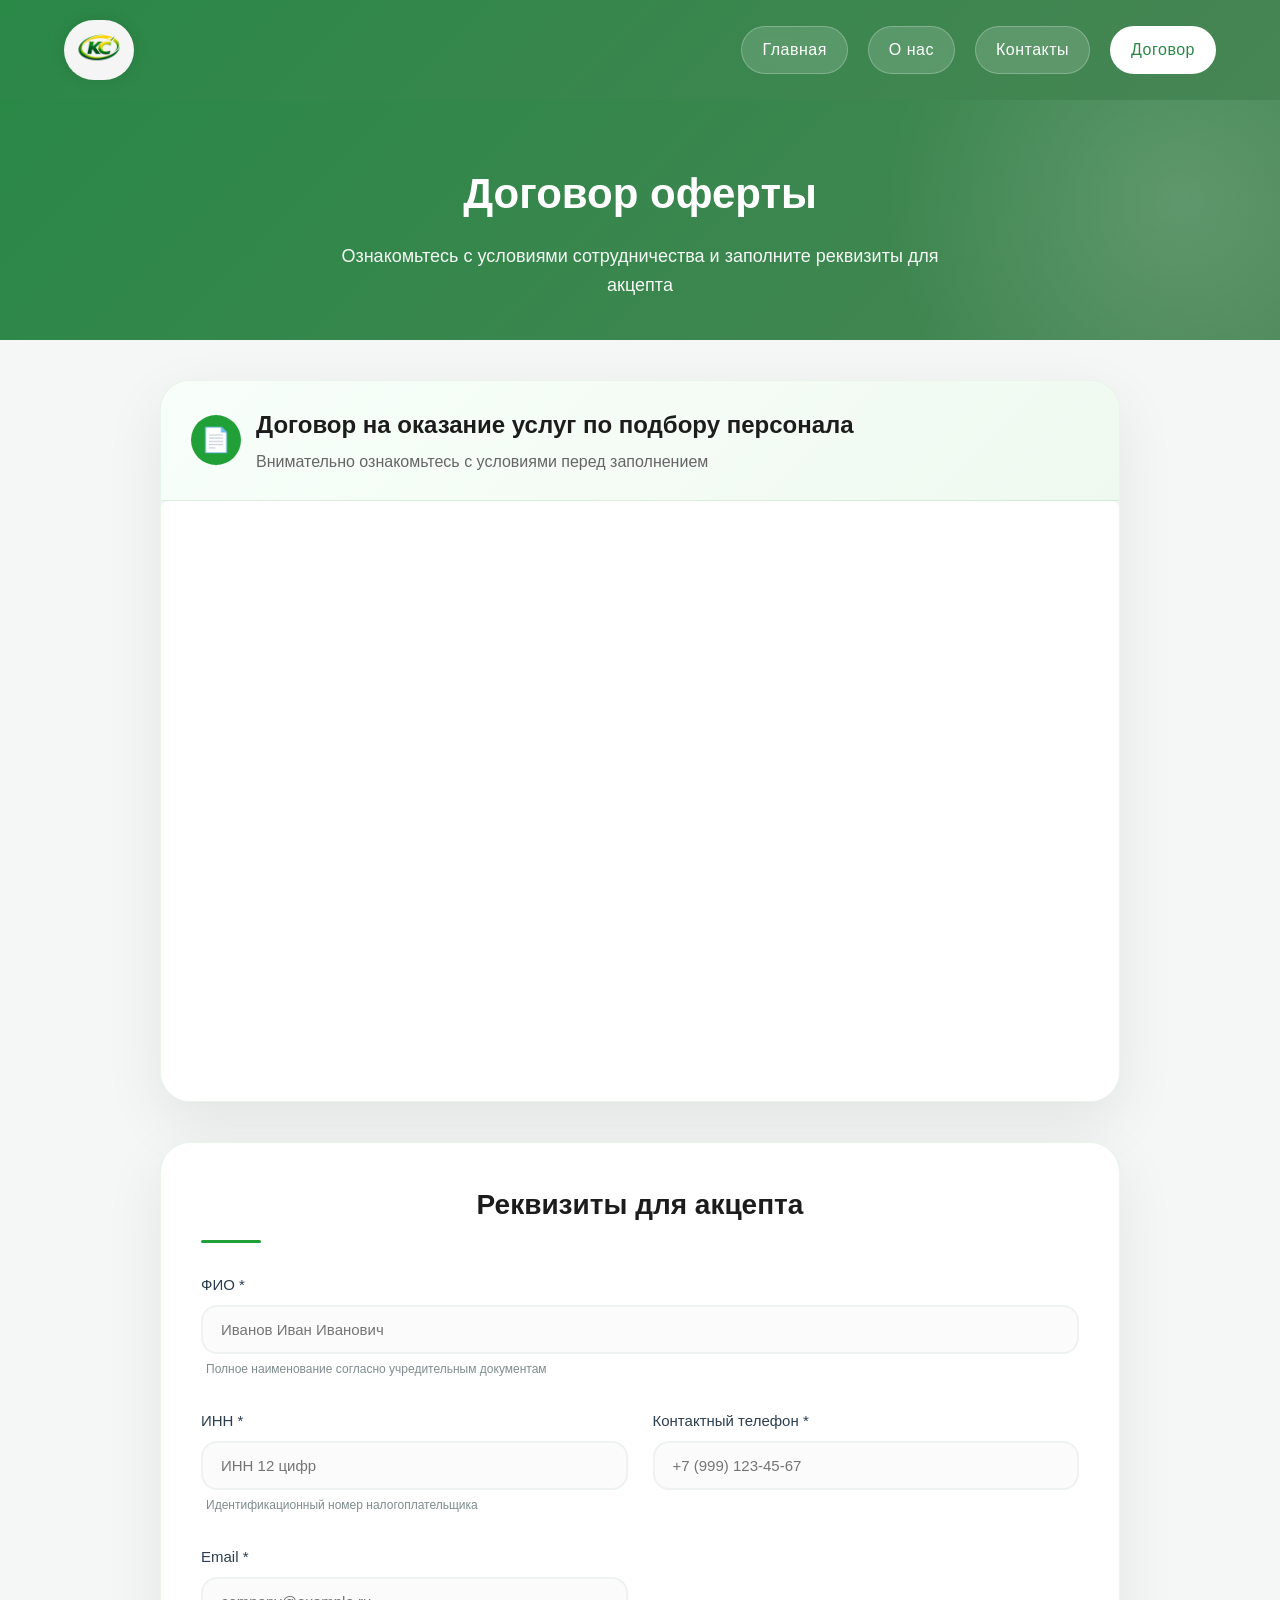
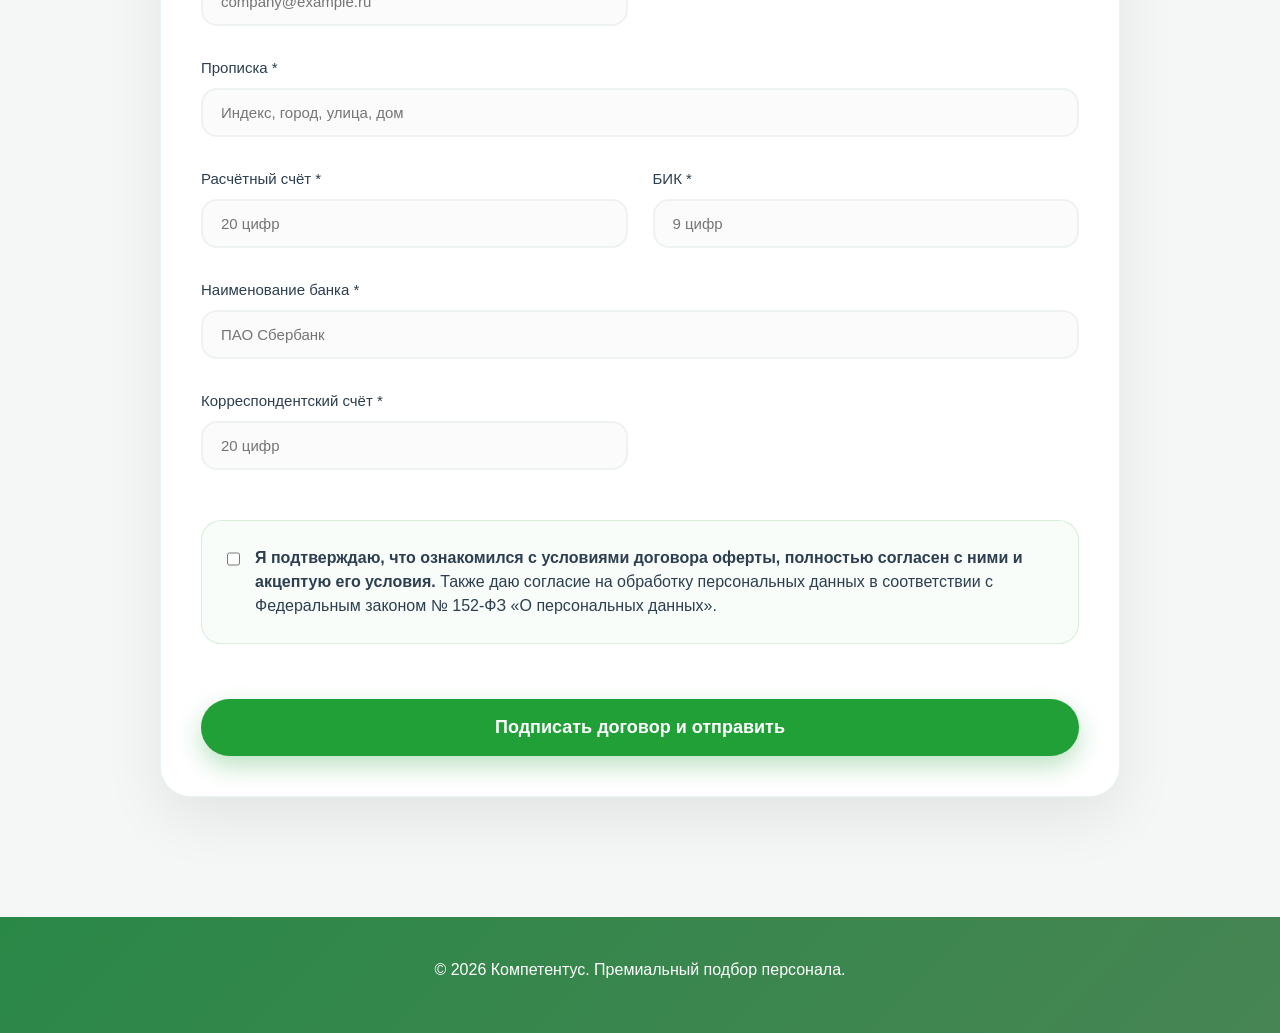
<file: dogovor_gph.html>
<!DOCTYPE html>
<html lang="ru">
<head>
    <meta charset="UTF-8">
    <meta name="viewport" content="width=device-width, initial-scale=1.0">
    <title>Компетентус — Договор оферты</title>
    <link rel="stylesheet" href="style.css">
    <link rel="icon" type="image/png" href="assets/logo_2.png">
    <style>
        /* Специфичные стили только для страницы договора */
        .contract-page {
            background: #F4F7F5;
            min-height: 100vh;
        }

        .contract-hero {
            background: linear-gradient(135deg, #2a8847, #478554);
            padding: 60px 0 40px;
            color: white;
            text-align: center;
            position: relative;
            overflow: hidden;
        }

        .contract-hero::before {
            content: "";
            position: absolute;
            width: 600px;
            height: 600px;
            background: radial-gradient(circle, rgba(255, 255, 255, 0.15) 0%, rgba(255, 255, 255, 0) 70%);
            top: -200px;
            right: -200px;
            border-radius: 50%;
        }

        .contract-hero h1 {
            font-size: 42px;
            margin-bottom: 15px;
            position: relative;
            z-index: 2;
        }

        .contract-hero p {
            font-size: 18px;
            opacity: 0.95;
            max-width: 600px;
            margin: 0 auto;
            position: relative;
            z-index: 2;
        }

        .contract-container {
            max-width: 1000px;
            margin: 40px auto 80px;
            padding: 0 20px;
        }

        /* Карточка с PDF */
        .contract-card {
            background: white;
            border-radius: 30px;
            box-shadow: 0 20px 60px rgba(0, 0, 0, 0.08);
            overflow: hidden;
            margin-bottom: 40px;
            border: 1px solid rgba(33, 160, 56, 0.1);
        }

        .contract-card-header {
            padding: 25px 30px;
            background: linear-gradient(135deg, #f8fffa, #f0f9f0);
            border-bottom: 1px solid rgba(33, 160, 56, 0.15);
            display: flex;
            align-items: center;
            gap: 15px;
        }

        .contract-card-header .icon {
            width: 50px;
            height: 50px;
            background: #21A038;
            border-radius: 50%;
            display: flex;
            align-items: center;
            justify-content: center;
            color: white;
            font-size: 24px;
        }

        .contract-card-header h2 {
            margin: 0;
            text-align: left;
            font-size: 24px;
            color: #1C1C1C;
        }

        .contract-card-header p {
            color: #666;
            margin-top: 5px;
        }

        .pdf-container {
            position: relative;
            width: 100%;
            height: 600px;
            background: #f5f5f5;
        }

        #pdfLoader {
            position: absolute;
            top: 0;
            left: 0;
            width: 100%;
            height: 100%;
            background: #f8f9fa;
            display: flex;
            flex-direction: column;
            justify-content: center;
            align-items: center;
            z-index: 10;
        }

        .loader {
            width: 50px;
            height: 50px;
            border: 4px solid rgba(33, 160, 56, 0.2);
            border-top-color: #21A038;
            border-radius: 50%;
            animation: spin 1s linear infinite;
            margin-bottom: 20px;
        }

        @keyframes spin {
            to {
                transform: rotate(360deg);
            }
        }

        #pdfFrame {
            width: 100%;
            height: 100%;
            border: none;
            opacity: 0;
            transition: opacity 0.3s;
        }

        /* Форма для реквизитов */
        .form-card {
            background: white;
            border-radius: 30px;
            box-shadow: 0 20px 60px rgba(0, 0, 0, 0.08);
            padding: 40px;
            border: 1px solid rgba(33, 160, 56, 0.1);
        }

        .form-title {
            font-size: 28px;
            margin-bottom: 30px;
            color: #1C1C1C;
            position: relative;
            padding-bottom: 15px;
        }

        .form-title::after {
            content: "";
            position: absolute;
            bottom: 0;
            left: 0;
            width: 60px;
            height: 3px;
            background: #21A038;
            border-radius: 2px;
        }

        .form-grid {
            display: grid;
            grid-template-columns: repeat(2, 1fr);
            gap: 25px;
        }

        .form-group {
            margin-bottom: 5px;
        }

        .form-group.full-width {
            grid-column: span 2;
        }

        .form-group label {
            display: block;
            margin-bottom: 8px;
            font-weight: 500;
            color: #2c3e50;
            font-size: 15px;
        }

        .form-group input {
            width: 100%;
            padding: 14px 18px;
            border: 2px solid #eef2f0;
            border-radius: 16px;
            font-size: 15px;
            transition: all 0.3s;
            background: #fafbfa;
        }

        .form-group input:focus {
            border-color: #21A038;
            background: white;
            box-shadow: 0 0 0 4px rgba(33, 160, 56, 0.1);
            outline: none;
        }

        .field-hint {
            font-size: 12px;
            color: #7f8c8d;
            margin-top: 6px;
            padding-left: 5px;
        }

        .checkbox-group {
            grid-column: span 2;
            background: #f8fdf9;
            padding: 25px;
            border-radius: 20px;
            margin: 20px 0 10px;
            display: flex;
            align-items: flex-start;
            gap: 15px;
            border: 1px solid rgba(33, 160, 56, 0.15);
        }

        .checkbox-group input {
            width: 22px;
            height: 22px;
            margin-top: 2px;
            accent-color: #21A038;
        }

        .checkbox-group label {
            font-weight: 400;
            color: #2c3e50;
            line-height: 1.5;
            margin: 0;
        }

        .btn-contract {
            grid-column: span 2;
            background: #21A038;
            color: white;
            border: none;
            padding: 18px 30px;
            border-radius: 50px;
            font-size: 18px;
            font-weight: 600;
            cursor: pointer;
            transition: 0.3s;
            margin-top: 20px;
            box-shadow: 0 10px 25px rgba(33, 160, 56, 0.3);
        }

        .btn-contract:hover {
            background: #0D7A2F;
            transform: translateY(-3px);
            box-shadow: 0 15px 30px rgba(33, 160, 56, 0.4);
        }

        /* Уведомление об успехе */
        .success-message {
            position: fixed;
            top: 50%;
            left: 50%;
            transform: translate(-50%, -50%);
            background: white;
            padding: 40px;
            border-radius: 30px;
            box-shadow: 0 30px 60px rgba(0, 0, 0, 0.2);
            z-index: 10000;
            text-align: center;
            max-width: 450px;
            animation: slideUp 0.4s ease;
            border: 1px solid rgba(33, 160, 56, 0.2);
        }

        .success-icon {
            width: 70px;
            height: 70px;
            background: #21A038;
            border-radius: 50%;
            display: flex;
            align-items: center;
            justify-content: center;
            margin: 0 auto 25px;
            font-size: 35px;
            color: white;
        }

        .success-message h3 {
            font-size: 24px;
            margin-bottom: 15px;
            color: #1C1C1C;
        }

        .success-message p {
            color: #666;
            line-height: 1.6;
            margin-bottom: 25px;
        }

        .btn-close {
            background: #f0f0f0;
            border: none;
            padding: 12px 30px;
            border-radius: 50px;
            font-weight: 600;
            cursor: pointer;
            transition: 0.3s;
            color: #333;
        }

        .btn-close:hover {
            background: #e0e0e0;
        }

        @keyframes slideUp {
            from {
                opacity: 0;
                transform: translate(-50%, 0%);
            }
            to {
                opacity: 1;
                transform: translate(-50%, -50%);
            }
        }

        /* Адаптивность */
        @media (max-width: 768px) {
            .contract-hero h1 {
                font-size: 32px;
            }

            .contract-container {
                margin: 20px auto 60px;
            }

            .form-grid {
                grid-template-columns: 1fr;
            }

            .form-group.full-width,
            .checkbox-group,
            .btn-contract {
                grid-column: span 1;
            }

            .pdf-container {
                height: 450px;
            }

            .contract-card-header {
                flex-direction: column;
                text-align: center;
                padding: 20px;
            }

            .form-card {
                padding: 25px;
            }
        }

        @media (max-width: 480px) {
            .pdf-container {
                height: 350px;
            }

            .checkbox-group {
                flex-direction: column;
                align-items: flex-start;
            }
        }

        /* Для навбара - небольшое дополнение к существующим стилям */
        .nav a {
            /* стили уже есть в вашем CSS */
        }
    </style>
</head>
<body>
<header>
    <div class="container nav">
        <div class="logo-wrapper">
            <img src="assets/logo.png" alt="Компетентус">
        </div>

        <div class="burger" id="burger">
            ☰
        </div>

        <ul id="nav-menu">
            <li><a href="index.html">Главная</a></li>
            <li><a href="about.html">О нас</a></li>
            <li><a href="contact.html">Контакты</a></li>
            <li><a href="dogovor.html" class="active">Договор</a></li>
        </ul>
    </div>
</header>

<main class="contract-page">
    <!-- Hero секция -->
    <section class="contract-hero">
        <div class="container">
            <h1>Договор оферты</h1>
            <p>Ознакомьтесь с условиями сотрудничества и заполните реквизиты для акцепта</p>
        </div>
    </section>

    <div class="contract-container">
        <!-- Блок с PDF договором -->
        <div class="contract-card">
            <div class="contract-card-header">
                <div class="icon">📄</div>
                <div>
                    <h2>Договор на оказание услуг по подбору персонала</h2>
                    <p>Внимательно ознакомьтесь с условиями перед заполнением</p>
                </div>
            </div>

            <div class="pdf-container">
                <div id="pdfLoader">
                    <div class="loader"></div>
                    <p style="color: #7f8c8d;">Загружаем договор...</p>
                </div>

                <!-- Убрал padding-top и overflow:hidden, добавил высоту -->
                <div style="position: relative; width: 100%; height: 80vh; background: #fff; border-radius: 8px;">
                    <iframe
                            id="pdfFrame"
                            src="https://docs.google.com/viewer?url=https://kompetentus.ru/doc/gph.pdf&embedded=true&toolbar=0&navpanes=0&hl=ru&rm=minimal"
                            style="position: absolute; top: 0; left: 0; width: 100%; height: 100%; border: none; opacity: 0; transition: opacity 0.3s;"
                            onload="document.getElementById('pdfLoader').style.display='none'; this.style.opacity='1';"
                            title="Договор оферты"
                            allowfullscreen>
                    </iframe>
                </div>
            </div>
        </div>

        <!-- Форма для реквизитов -->
        <div class="form-card">
            <h2 class="form-title">Реквизиты для акцепта</h2>

            <form id="contractForm">
                <div class="form-grid">
                    <!-- ФИО -->
                    <div class="form-group full-width">
                        <label for="fio">ФИО *</label>
                        <input type="text" id="fio" name="fio" placeholder="Иванов Иван Иванович" required>
                        <div class="field-hint">Полное наименование согласно учредительным документам</div>
                    </div>

                    <!-- ИНН -->
                    <div class="form-group">
                        <label for="inn">ИНН *</label>
                        <input type="text" id="inn" name="inn" placeholder="ИНН 12 цифр " maxlength="12" required>
                        <div class="field-hint">Идентификационный номер налогоплательщика</div>
                    </div>

                    <!-- Телефон -->
                    <div class="form-group">
                        <label for="phone">Контактный телефон *</label>
                        <input type="tel" id="phone" name="phone" placeholder="+7 (999) 123-45-67" required>
                    </div>

                    <!-- Email -->
                    <div class="form-group">
                        <label for="email">Email *</label>
                        <input type="email" id="email" name="email" placeholder="company@example.ru" required>
                    </div>

                    <!-- Прописка -->
                    <div class="form-group full-width">
                        <label for="legalAddress">Прописка *</label>
                        <input type="text" id="legalAddress" name="legalAddress" placeholder="Индекс, город, улица, дом"
                               required>
                    </div>

                    <!-- Расчётный счёт -->
                    <div class="form-group">
                        <label for="account">Расчётный счёт *</label>
                        <input type="text" id="account" name="account" placeholder="20 цифр" maxlength="20" required>
                    </div>

                    <!-- БИК -->
                    <div class="form-group">
                        <label for="bik">БИК *</label>
                        <input type="text" id="bik" name="bik" placeholder="9 цифр" maxlength="9" required>
                    </div>

                    <!-- Банк -->
                    <div class="form-group full-width">
                        <label for="bank">Наименование банка *</label>
                        <input type="text" id="bank" name="bank" placeholder="ПАО Сбербанк" required>
                    </div>

                    <!-- Корр. счёт -->
                    <div class="form-group">
                        <label for="corrAccount">Корреспондентский счёт *</label>
                        <input type="text" id="corrAccount" name="corrAccount" placeholder="20 цифр" maxlength="20"
                               required>
                    </div>

                    <!-- Блок согласия -->
                    <div class="checkbox-group">
                        <input type="checkbox" id="consent" name="consent" required>
                        <label for="consent">
                            <strong>Я подтверждаю, что ознакомился с условиями договора оферты, полностью согласен с
                                ними и акцептую его условия.</strong>
                            Также даю согласие на обработку персональных данных в соответствии с Федеральным законом №
                            152-ФЗ «О персональных данных».
                        </label>
                    </div>

                    <!-- Кнопка отправки -->
                    <button type="submit" class="btn-contract">Подписать договор и отправить</button>
                </div>
            </form>
        </div>
    </div>
</main>

<footer class="footer-modern">
    <div class="container">
        © 2026 Компетентус. Премиальный подбор персонала.
    </div>
</footer>

<script src="script.js"></script>
<script>
    document.addEventListener('DOMContentLoaded', function () {
        const form = document.getElementById('contractForm');

        // Валидация форм
        form.addEventListener('submit', function (e) {
            e.preventDefault();

            // Сбор данных
            const formData = {
                fio: document.getElementById('fio').value.trim(),
                inn: document.getElementById('inn').value.trim(),
                phone: document.getElementById('phone').value.trim(),
                email: document.getElementById('email').value.trim(),
                legalAddress: document.getElementById('legalAddress').value.trim(),
                account: document.getElementById('account').value.trim(),
                bik: document.getElementById('bik').value.trim(),
                bank: document.getElementById('bank').value.trim(),
                corrAccount: document.getElementById('corrAccount').value.trim(),
                consent: document.getElementById('consent').checked,
                timestamp: new Date().toLocaleString('ru-RU')
            };

            // Проверка обязательных полей
            for (let key in formData) {
                if (key !== 'kpp' && key !== 'consent' && key !== 'directorPosition' && typeof formData[key] === 'string' && !formData[key]) {
                    alert('Пожалуйста, заполните все обязательные поля');
                    return;
                }
            }

            // Валидация ИНН
            const inn = formData.inn;
            // Для ИП - 12 цифр
            if (!/^\d{12}$/.test(inn)) {
                alert('ИНН должен содержать 12 цифр');
                return;
            }

            // Валидация БИК (9 цифр)
            if (!/^\d{9}$/.test(formData.bik)) {
                alert('БИК должен состоять из 9 цифр');
                return;
            }

            // Валидация расчетного счета (20 цифр)
            if (!/^\d{20}$/.test(formData.account)) {
                alert('Расчетный счет должен состоять из 20 цифр');
                return;
            }

            // Валидация корр. счета (20 цифр)
            if (!/^\d{20}$/.test(formData.corrAccount)) {
                alert('Корреспондентский счет должен состоять из 20 цифр');
                return;
            }

            // Валидация email
            const emailRegex = /^[^\s@]+@[^\s@]+\.[^\s@]+$/;
            if (!emailRegex.test(formData.email)) {
                alert('Введите корректный email');
                return;
            }

            // Если всё ок — показываем успех
            showSuccessMessage(formData);

            // Очистка формы (опционально)
            // form.reset();

            // Логируем в консоль (для отладки)
            console.log('Данные договора:', formData);
        });

        function showSuccessMessage(data) {
            // Создаём сообщение об успехе
            const messageDiv = document.createElement('div');
            messageDiv.className = 'success-message';

            // Краткое имя компании для приветствия
            const shortName = data.fio.length > 30
                ? data.fio.substring(0, 30) + '...'
                : data.fio;

            messageDiv.innerHTML = `
                    <div class="success-icon">✓</div>
                    <h3>Договор подписан!</h3>
                    <p><strong>${shortName}</strong>, спасибо! Ваш договор успешно акцептован.</p>
                    <p style="font-size: 14px; background: #f8fdf9; padding: 10px; border-radius: 10px;">
                        📋 Номер заявки: #${Math.floor(Math.random() * 10000)}<br>
                        📅 ${new Date().toLocaleDateString('ru-RU')}
                    </p>
                    <button class="btn-close" onclick="this.closest('.success-message').remove()">Закрыть</button>
                `;

            document.body.appendChild(messageDiv);

            // Автоматически убираем через 10 секунд
            setTimeout(() => {
                if (messageDiv.parentElement) {
                    messageDiv.remove();
                }
            }, 10000);
        }

        // Бургер меню (если используете)
        const burger = document.getElementById('burger');
        const navMenu = document.getElementById('nav-menu');

        if (burger && navMenu) {
            burger.addEventListener('click', function () {
                navMenu.classList.toggle('active');
            });
        }

        // Обработка ошибки загрузки PDF
        const pdfFrame = document.getElementById('pdfFrame');
        pdfFrame.addEventListener('error', function () {
            document.getElementById('pdfLoader').innerHTML = `
                    <div style="color: #e74c3c; text-align: center;">
                        <div style="font-size: 40px; margin-bottom: 15px;">⚠️</div>
                        <p>Не удалось загрузить договор.</p>
                        <p style="font-size: 14px; margin-top: 10px;">
                            <a href="https://hr-kadrovik.ru/prof-partner/doc/dogovor-oferty.pdf" target="_blank" style="color: #21A038;">
                                Скачать договор PDF
                            </a>
                        </p>
                    </div>
                `;
        });
    });
</script>
</body>
</html>
</file>
<file: style.css>
* {
    margin: 0;
    padding: 0;
    box-sizing: border-box;
}

body {
    font-family: 'Segoe UI', Arial, sans-serif;
    background: #F4F7F5;
    color: #1C1C1C;
    line-height: 1.6;
    scroll-behavior: smooth;
}
body::before {
    content: "";
    position: fixed;
    width: 800px;
    height: 800px;
    background: radial-gradient(circle, rgba(33,160,56,0.12) 0%, rgba(33,160,56,0) 70%);
    top: -200px;
    left: -200px;
    z-index: -1;
}

body::after {
    content: "";
    position: fixed;
    width: 700px;
    height: 700px;
    background: radial-gradient(circle, rgba(0,185,86,0.10) 0%, rgba(0,185,86,0) 70%);
    bottom: -200px;
    right: -200px;
    z-index: -1;
}
.highlight {
    color: #21A038;
}

.container {
    width: 90%;
    max-width: 1200px;
    margin: auto;
}
.logo-wrapper img {
    display: block;
    height: 60px;
}

.logo-wrapper {
    display: inline-block;
    background: whitesmoke;
    padding-top: 0px;
    padding-right: 5px;
    padding-bottom: -1px;
    padding-left: 5px;

    border-radius: 30px;
    box-shadow: 0 0px 15px rgba(0,0,0,0.1);
}

header {
    background: linear-gradient(135deg, #2a8847, #478554);
    padding: 20px 0;
    color: white;
    position: sticky;
    top: 0;
    z-index: 1000;
    backdrop-filter: blur(10px);
}

.nav {
    display: flex;
    justify-content: space-between;
    align-items: center;
}

.nav ul {
    display: flex;
    list-style: none;
    gap: 20px;
}

.nav a {
    display: inline-block;
    padding: 10px 20px;
    border-radius: 30px;
    text-decoration: none;
    font-weight: 500;
    color: white;

    background: rgba(255,255,255,0.15);
    backdrop-filter: blur(8px);
    border: 1px solid rgba(255,255,255,0.25);

    transition: 0.3s;
    letter-spacing: 0.5px;

}

.nav a:hover {
    color: #21A038;
}

.nav a.active {
    background: white;
    color: #2a8847;
}


.hero {
    padding: 140px 0;
    background: linear-gradient(135deg, #21A038, #0D7A2F);
    color: white;
    text-align: center;
}

.hero h1 {
    font-size: 52px;
    margin-bottom: 25px;
}

.hero p {
    font-size: 22px;
    margin-bottom: 40px;
    opacity: 0.95;
}

.btn {
    display: inline-block;
    padding: 16px 36px;
    background: white;
    color: #0D7A2F;
    border-radius: 50px;
    text-decoration: none;
    font-weight: 600;
    transition: 0.3s;
}

.btn:hover {
    transform: translateY(-3px);
}

section {
    padding: 100px 0;
}

h2 {
    text-align: center;
    margin-bottom: 60px;
    font-size: 38px;
}

.stats {
    display: flex;
    justify-content: center;
    gap: 60px;
    text-align: center;
    flex-wrap: wrap;
}

.stat h3 {
    font-size: 42px;
    color: #21A038;
}

.cards {
    display: flex;
    gap: 30px;
    flex-wrap: wrap;
    justify-content: center;
}

.card {
    background: white;
    padding: 40px;
    border-radius: 20px;
    width: 320px;
    box-shadow: 0 10px 40px rgba(0,0,0,0.05);
    transition: 0.4s;
    opacity: 0;
    transform: translateY(40px);
}

.card.show {
    opacity: 1;
    transform: translateY(0);
}

.card:hover {
    transform: translateY(-10px);
}

.partners {
    display: flex;
    justify-content: center;
    gap: 60px;
    flex-wrap: wrap;
    font-weight: 600;
    font-size: 20px;
    color: #21A038;
}
.partners div:hover {
    color: #1c5b23;
    transform: translateY(-3px);
}

.testimonials {
    max-width: 800px;
    margin: auto;
    text-align: center;
}

.testimonial {
    margin-bottom: 40px;
    font-style: italic;
}

.contact-box {
    background: white;
    padding: 60px;
    border-radius: 20px;
    max-width: 700px;
    margin: auto;
    box-shadow: 0 10px 40px rgba(0,0,0,0.05);
    text-align: center;
}

footer {
    background: #111;
    color: #aaa;
    padding: 50px 0;
    text-align: center;
}
.footer-modern {
    background: linear-gradient(135deg, #2a8847, #478554);
    color: white;
    padding-top: 40px;
    margin-top: 120px;
}

.footer-content {
    display: flex;
    justify-content: space-between;
    gap: 40px;
    flex-wrap: wrap;
    padding-bottom: 60px;
}

.footer-col {
    max-width: 300px;
}

.footer-col h3 {
    margin-bottom: 15px;
    font-size: 22px;
}

.footer-col h4 {
    margin-bottom: 15px;
}

.footer-col a {
    display: block;
    color: white;
    text-decoration: none;
    margin-bottom: 10px;
    opacity: 0.9;
    transition: 0.3s;
}

.footer-col a:hover {
    opacity: 1;
    transform: translateX(5px);
}

.footer-bottom {
    text-align: center;
    padding: 25px 0;
    background: rgba(0,0,0,0.1);
    font-size: 14px;
}

.review {
    position: relative;
    background: rgba(255,255,255,0.85);
    backdrop-filter: blur(10px);
    padding: 45px;
    border-radius: 24px;
    margin-bottom: 40px;
    box-shadow:
            0 20px 60px rgba(0,0,0,0.06),
            0 5px 15px rgba(33,160,56,0.08);
    transition: 0.4s;
    border: 1px solid rgba(33,160,56,0.08);
}

.review:hover {
    transform: translateY(-8px);
    box-shadow:
            0 30px 80px rgba(0,0,0,0.08),
            0 10px 25px rgba(33,160,56,0.12);
}

.review-header {
    display: flex;
    align-items: center;
    margin-bottom: 20px;
    gap: 15px;
}

.review-avatar {
    width: 60px;
    height: 60px;
    border-radius: 50%;
    background: #21A038;
    margin-right: 15px;
}

.review-name {
    font-weight: 600;
}

.review-position {
    font-size: 14px;
    color: #777;
}
/* ===== MODERN HERO ===== */

.hero-modern {
    position: relative;
    padding: 160px 0;
    overflow: hidden;
    background: #F4F7F5;
}

.hero-bg {
    position: absolute;
    width: 900px;
    height: 900px;
    background: radial-gradient(circle, rgba(33,160,56,0.25) 0%, rgba(33,160,56,0) 70%);
    top: -300px;
    right: -200px;
    filter: blur(80px);
    animation: float 8s ease-in-out infinite;
}

@keyframes float {
    0% { transform: translateY(0px); }
    50% { transform: translateY(40px); }
    100% { transform: translateY(0px); }
}

.hero-content {
    display: flex;
    justify-content: space-between;
    align-items: center;
    gap: 60px;
    flex-wrap: wrap;
}

.hero-text {
    max-width: 600px;
}

.hero-text h1 {
    font-size: 52px;
    font-weight: 600;
    margin-bottom: 25px;
}

.hero-text p {
    font-size: 20px;
    color: #555;
    margin-bottom: 40px;
}

.hero-buttons {
    display: flex;
    gap: 20px;
    flex-wrap: wrap;
}

.btn-primary {
    padding: 16px 36px;
    background: #21A038;
    color: white;
    border-radius: 50px;
    text-decoration: none;
    font-weight: 600;
    transition: 0.3s;
}

.btn-primary:hover {
    background: #0D7A2F;
    transform: translateY(-3px);
}

.btn-outline {
    padding: 16px 36px;
    border: 2px solid #21A038;
    color: #21A038;
    border-radius: 50px;
    text-decoration: none;
    font-weight: 600;
    transition: 0.3s;
}

.btn-outline:hover {
    background: rgba(33,160,56,0.1);
}

/* Glass card */

.hero-card {
    background: rgba(255,255,255,0.6);
    backdrop-filter: blur(20px);
    padding: 40px;
    border-radius: 24px;
    box-shadow: 0 20px 60px rgba(0,0,0,0.08);
    min-width: 300px;
}

.metric {
    margin-bottom: 25px;
    font-size: 16px;
    color: #555;
}

.metric span {
    display: block;
    font-size: 32px;
    font-weight: 700;
    color: #21A038;
}

/* ===================== */
/* ===== ADAPTIVE ===== */
/* ===================== */

@media (max-width: 1024px) {
    .hero-content {
        flex-direction: column;
        text-align: center;
    }

    .hero-card {
        width: 100%;
        max-width: 400px;
    }

    .cards {
        gap: 20px;
    }

    .card {
        width: 100%;
        max-width: 500px;
    }

    .stats {
        gap: 30px;
    }
}

@media (max-width: 768px) {

    header {
        padding: 15px 0;
    }

    .nav {
        flex-direction: column;
        gap: 15px;
    }

    .nav ul {
        flex-direction: column;
        gap: 15px;
        text-align: center;
    }

    .nav a {
        background: none;
        border: none;
        padding: 5px 0;
    }

    section {
        padding: 70px 0;
    }

    h2 {
        font-size: 28px;
        margin-bottom: 40px;
    }

    .hero-text h1 {
        font-size: 34px;
    }

    .hero-text p {
        font-size: 16px;
    }

    .hero-buttons {
        flex-direction: column;
        align-items: center;
    }

    .partners {
        gap: 20px;
        font-size: 16px;
    }

    .review {
        padding: 25px;
    }

    .review-header {
        flex-direction: column;
        align-items: flex-start;
    }

}

/* ===== ABOUT PAGE ===== */

.about-hero {
    padding: 140px 0;
    text-align: center;
    background: linear-gradient(135deg, rgba(33,160,56,0.08), rgba(33,160,56,0.02));
}

.about-hero h1 {
    font-size: 44px;
    margin-bottom: 25px;
}

.about-hero p {
    max-width: 700px;
    margin: auto;
    font-size: 18px;
    color: #555;
}

.about-text-block {
    max-width: 800px;
    margin: auto;
    text-align: center;
}

.about-text-block p {
    margin-bottom: 20px;
    font-size: 17px;
    color: #444;
}

.expertise-grid {
    display: grid;
    grid-template-columns: repeat(auto-fit, minmax(200px, 1fr));
    gap: 20px;
    margin-top: 40px;
}

.expertise-grid div {
    background: white;
    padding: 25px;
    border-radius: 16px;
    text-align: center;
    font-weight: 600;
    box-shadow: 0 8px 25px rgba(0,0,0,0.05);
    transition: 0.3s;
}

.expertise-grid div:hover {
    transform: translateY(-5px);
}

.about-cta {
    text-align: center;
    padding: 120px 0;
}

/* =============================== */
/* ===== ABOUT PAGE ADAPTIVE ===== */
/* =============================== */

@media (max-width: 1024px) {

    .about-hero h1 {
        font-size: 34px;
    }

    .about-hero p {
        font-size: 16px;
    }

    .cards {
        flex-direction: column;
        align-items: center;
    }

    .card {
        width: 100%;
        max-width: 600px;
    }

    .stats {
        flex-direction: column;
        gap: 30px;
    }

    .expertise-grid {
        grid-template-columns: repeat(2, 1fr);
    }
}


@media (max-width: 768px) {

    section {
        padding: 60px 0;
    }

    h2 {
        font-size: 26px;
        margin-bottom: 35px;
    }

    .about-hero {
        padding: 100px 0;
    }

    .about-hero h1 {
        font-size: 28px;
        line-height: 1.3;
    }

    .about-text-block {
        text-align: left;
    }

    .about-text-block p {
        font-size: 15px;
    }

    .expertise-grid {
        grid-template-columns: 1fr;
    }

    .hero-buttons {
        flex-direction: column;
        align-items: center;
    }

    .about-cta {
        padding: 80px 0;
    }

}
/* ===== CONTACT PAGE ===== */

.contact-hero {
    padding: 140px 0;
    text-align: center;
    background: linear-gradient(135deg, rgba(33,160,56,0.08), rgba(33,160,56,0.02));
}

.contact-hero h1 {
    font-size: 44px;
    margin-bottom: 20px;
}

.contact-hero p {
    font-size: 18px;
    color: #555;
}

.contact-row {
    display: flex;
    align-items: center;
    justify-content: space-between;
    gap: 60px;
    flex-wrap: wrap;
}

.contact-row.reverse {
    flex-direction: row-reverse;
}

.contact-text {
    flex: 1;
    min-width: 280px;
}

.contact-info {
    margin-top: 30px;
    display: flex;
    flex-direction: column;
    gap: 20px;
}

.contact-card {
    background: rgba(255,255,255,0.85);
    backdrop-filter: blur(15px);
    padding: 40px;
    border-radius: 24px;
    box-shadow: 0 15px 40px rgba(0,0,0,0.06);
    flex: 1;
    min-width: 280px;
}

.contact-map {
    flex: 1;
    min-width: 280px;
    border-radius: 24px;
    overflow: hidden;
    box-shadow: 0 15px 40px rgba(0,0,0,0.06);
}

.contact-form {
    max-width: 600px;
    margin: 40px auto 0;
    display: flex;
    flex-direction: column;
    gap: 20px;
}

.contact-form input,
.contact-form textarea {
    padding: 14px 18px;
    border-radius: 12px;
    border: 1px solid #ddd;
    font-size: 15px;
}

.contact-form textarea {
    min-height: 120px;
    resize: vertical;
}
@media (max-width: 768px) {

    .contact-row,
    .contact-row.reverse {
        flex-direction: column;
    }

    /* Текст всегда сверху */
    .contact-text {
        order: 1;
    }

    /* Всё второе — ниже */
    .contact-card,
    .contact-map {
        order: 2;
    }

    .contact-row {
        margin-bottom: 80px;
    }
}

/* ===== BURGER MENU ===== */

.burger {
    display: none;
    font-size: 28px;
    color: white;
    cursor: pointer;
}

/* Мобильная версия */
@media (max-width: 768px) {

    .nav {
        justify-content: space-between;
    }

    .nav ul {
        position: absolute;
        top: 70px;
        right: 20px;
        width: 200px;
        max-width: calc(100% - 40px);
        background: rgba(42,136,71,0.95);
        backdrop-filter: blur(15px);
        flex-direction: column;
        padding: 20px;
        border-radius: 16px;
        gap: 15px;
        display: none;
        z-index: 1001;
        box-shadow: 0 15px 40px rgba(0,0,0,0.15);
    }

    .nav ul.active {
        display: flex;
    }

    .burger {
        display: block;
        z-index: 1002;
    }

}
/* Для мобильных устройств */
@media (max-width: 768px) {
    .pdf-container {
        height: auto;
        min-height: 600px; /* Минимальная высота */
    }

    .pdf-container > div {
        height: 70vh !important; /* Высота 70% от экрана */
        min-height: 500px;
        overflow: auto !important; /* Включаем скролл */
        -webkit-overflow-scrolling: touch; /* Плавный скролл на iOS */
    }

    #pdfFrame {
        height: 100% !important;
        min-height: 500px;
    }
}

/* Для совсем маленьких экранов */
@media (max-width: 480px) {
    .pdf-container > div {
        height: 80vh !important;
    }
}
</file>
